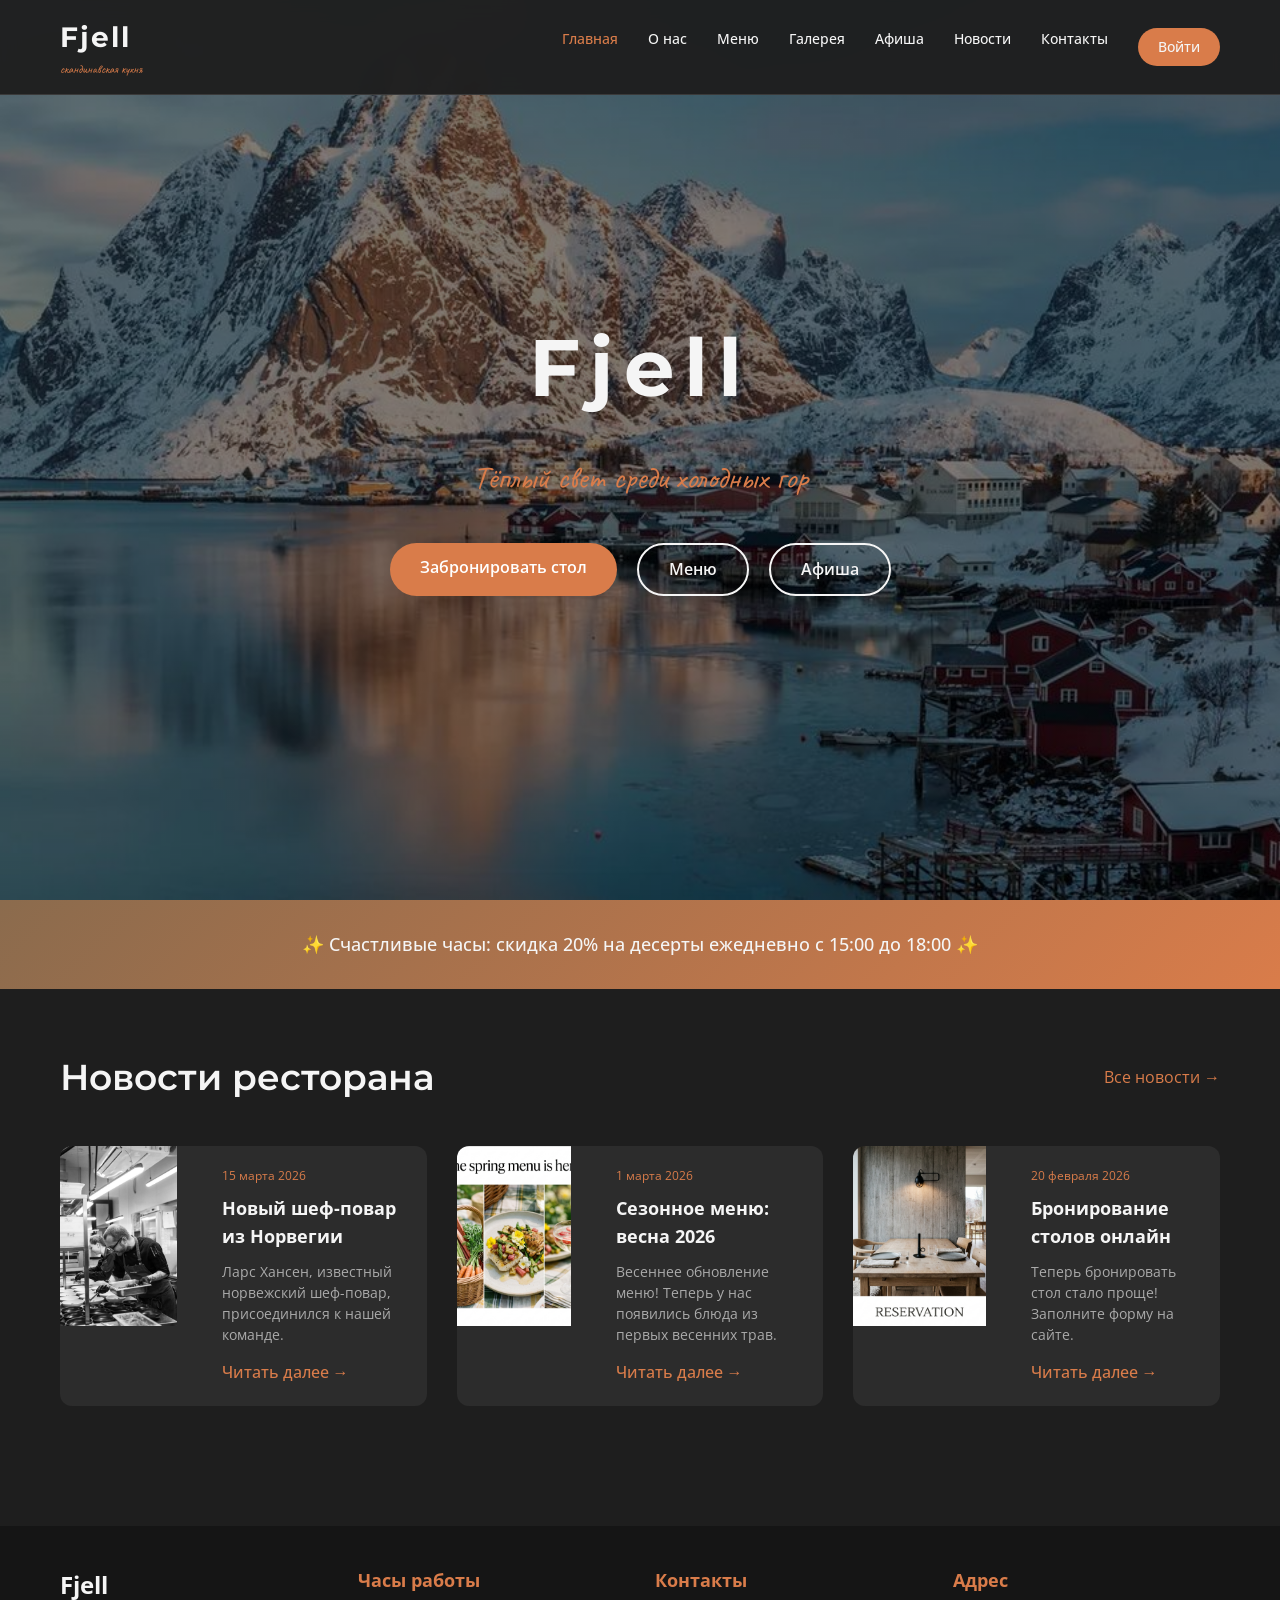
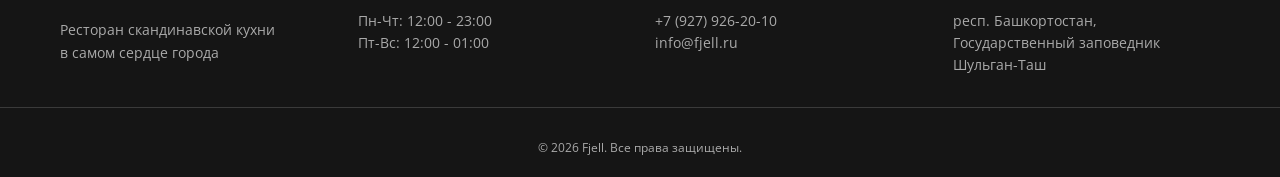
<file: index.html>
<!DOCTYPE html>
<html lang="ru">
<head>
    <meta charset="UTF-8">
    <meta name="viewport" content="width=device-width, initial-scale=1.0, user-scalable=yes">
    <title>Fjell | Ресторан скандинавской кухни</title>
    <link rel="stylesheet" href="style.css">
    <link href="https://fonts.googleapis.com/css2?family=Montserrat:wght@300;400;500;600;700&family=Open+Sans:wght@300;400;600&family=Caveat:wght@400;500;600;700&display=swap" rel="stylesheet">
</head>
<body>

<header class="header">
    <div class="container header-container">
        <div class="logo">
            <span class="logo-text">Fjell</span>
            <span class="logo-accent caveat">скандинавская кухня</span>
        </div>
        <nav class="nav desktop-nav">
            <a href="index.html" class="nav-link active">Главная</a>
            <a href="about.html" class="nav-link">О нас</a>
            <a href="menu.html" class="nav-link">Меню</a>
            <a href="gallery.html" class="nav-link">Галерея</a>
            <a href="events.html" class="nav-link">Афиша</a>
            <a href="news.html" class="nav-link">Новости</a>
            <a href="contacts.html" class="nav-link">Контакты</a>
            <a href="login.html" class="nav-link login-btn" id="loginNavBtn">Войти</a>
            <a href="profile.html" class="nav-link" id="profileNavBtn" style="display:none;">Личный кабинет</a>
        </nav>
        <div class="burger-menu">
            <div class="burger-icon" id="burgerIcon">
                <span></span>
                <span></span>
                <span></span>
            </div>
        </div>
    </div>
</header>

<div class="mobile-menu" id="mobileMenu">
    <div class="mobile-menu-header">
        <span class="logo-text">Fjell</span>
        <div class="close-menu" id="closeMenu">&times;</div>
    </div>
    <nav class="mobile-nav">
        <a href="index.html" class="mobile-nav-link">Главная</a>
        <a href="about.html" class="mobile-nav-link">О нас</a>
        <a href="menu.html" class="mobile-nav-link">Меню</a>
        <a href="gallery.html" class="mobile-nav-link">Галерея</a>
        <a href="events.html" class="mobile-nav-link">Афиша</a>
        <a href="news.html" class="mobile-nav-link">Новости</a>
        <a href="contacts.html" class="mobile-nav-link">Контакты</a>
        <a href="login.html" class="mobile-nav-link" id="mobileLoginLink">Войти</a>
        <a href="profile.html" class="mobile-nav-link" id="mobileProfileLink" style="display:none;">Личный кабинет</a>
    </nav>
</div>

<section class="hero">
    <div class="hero-overlay"></div>
    <div class="container hero-container">
        <h1 class="hero-title">Fjell</h1>
        <p class="hero-subtitle caveat">Тёплый свет среди холодных гор</p>
        <div class="hero-buttons">
            <a href="contacts.html" class="btn btn-primary">Забронировать стол</a>
            <a href="menu.html" class="btn btn-secondary">Меню</a>
            <a href="events.html" class="btn btn-secondary">Афиша</a>
        </div>
    </div>
</section>

<section class="promo">
    <div class="container">
        <div class="promo-card">
            <p class="promo-text">✨ Счастливые часы: скидка 20% на десерты ежедневно с 15:00 до 18:00 ✨</p>
        </div>
    </div>
</section>

<section class="latest-news">
    <div class="container">
        <div class="section-header">
            <h2 class="section-title">Новости ресторана</h2>
            <a href="news.html" class="section-link">Все новости →</a>
        </div>
        <div class="news-grid" id="latestNewsGrid"></div>
    </div>
</section>

<footer class="footer">
    <div class="container footer-container">
        <div class="footer-col">
            <h3 class="footer-title">Fjell</h3>
            <p class="footer-text">Ресторан скандинавской кухни<br>в самом сердце города</p>
        </div>
        <div class="footer-col">
            <h4 class="footer-subtitle">Часы работы</h4>
            <p class="footer-text">Пн-Чт: 12:00 - 23:00<br>Пт-Вс: 12:00 - 01:00</p>
        </div>
        <div class="footer-col">
            <h4 class="footer-subtitle">Контакты</h4>
            <p class="footer-text">+7 (927) 926-20-10<br>info@fjell.ru</p>
        </div>
        <div class="footer-col">
            <h4 class="footer-subtitle">Адрес</h4>
            <p class="footer-text">респ. Башкортостан, Государственный заповедник Шульган-Таш</p>
        </div>
    </div>
    <div class="footer-bottom">
        <p>© 2026 Fjell. Все права защищены.</p>
    </div>
</footer>

<script src="script.js"></script>
</body>
</html>
</file>
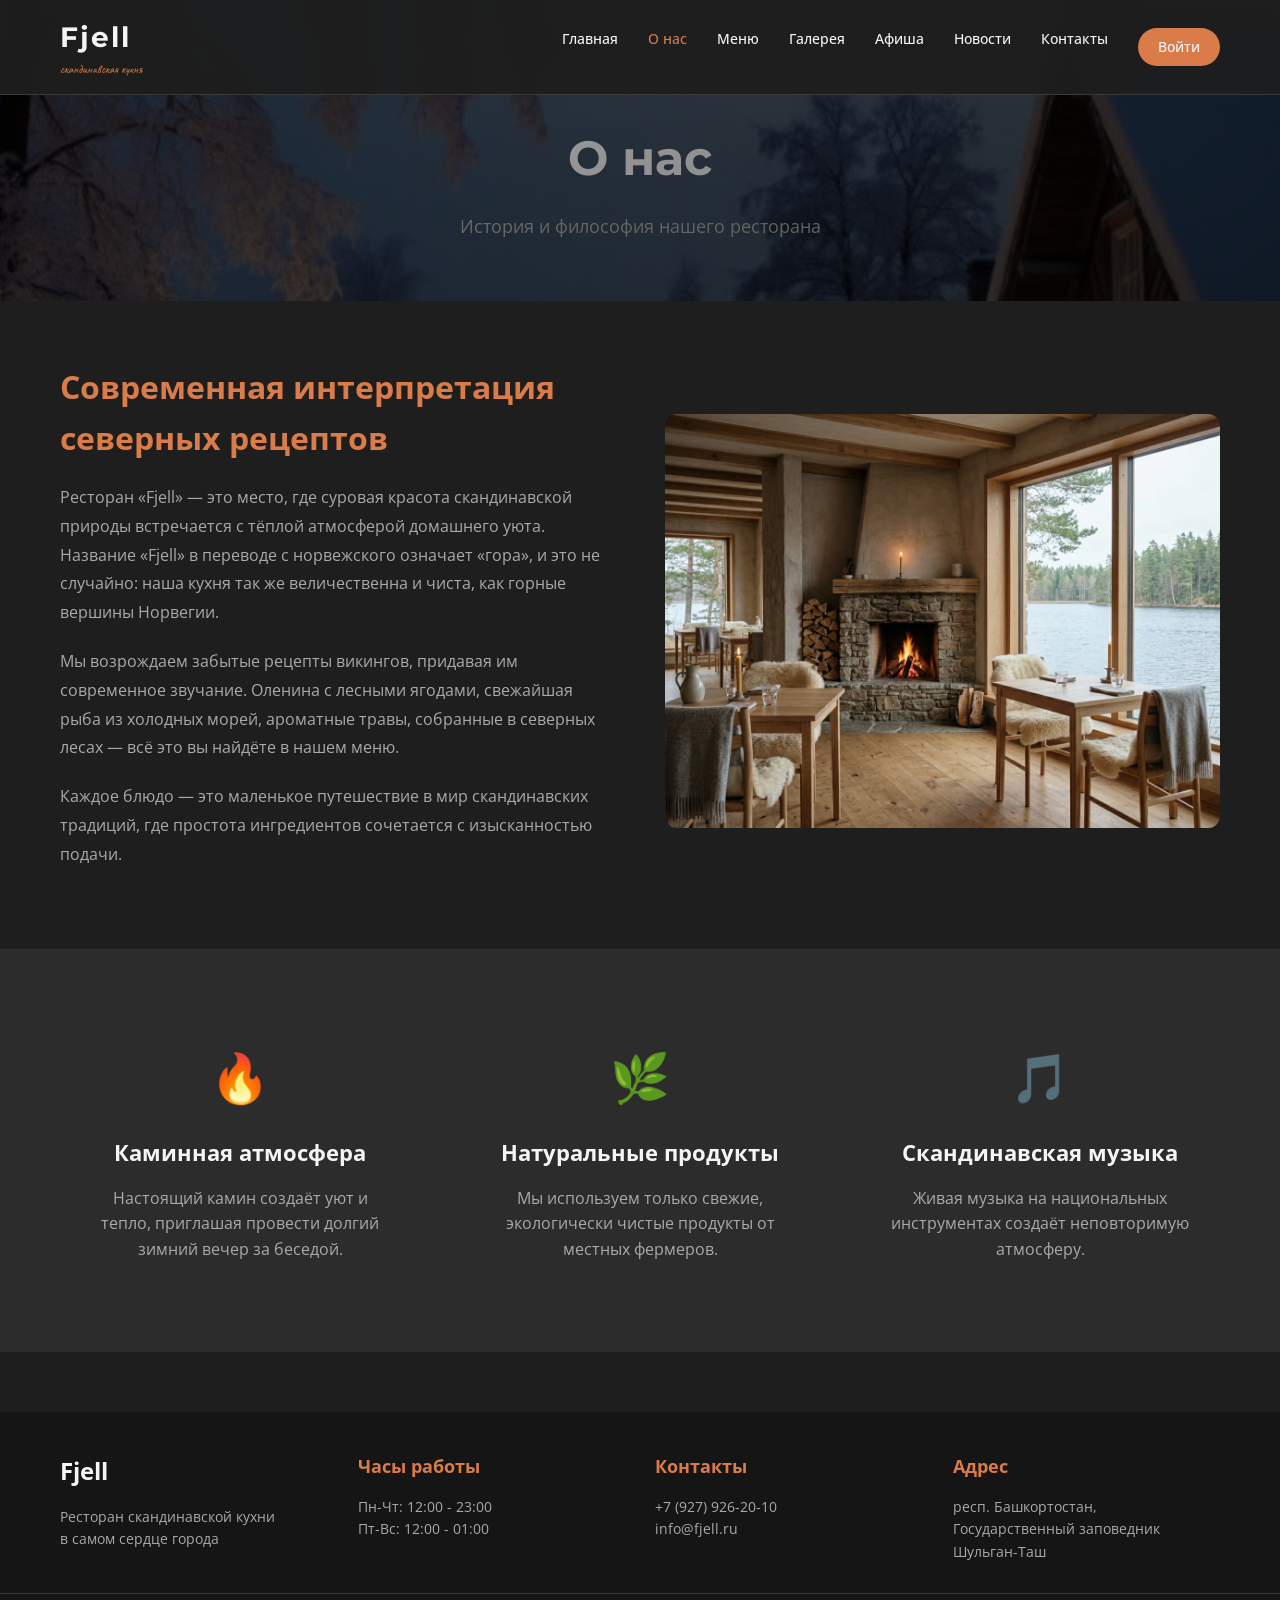
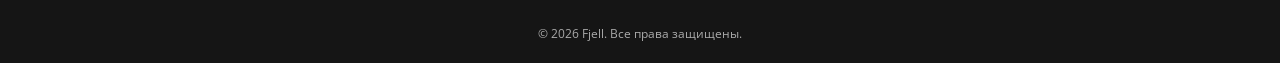
<file: about.html>
<!DOCTYPE html>
<html lang="ru">
<head>
    <meta charset="UTF-8">
    <meta name="viewport" content="width=device-width, initial-scale=1.0">
    <title>О нас | Fjell - Ресторан скандинавской кухни</title>
    <link rel="stylesheet" href="style.css">
    <link href="https://fonts.googleapis.com/css2?family=Montserrat:wght@300;400;500;600;700&family=Open+Sans:wght@300;400;600&family=Caveat:wght@400;500;600;700&display=swap" rel="stylesheet">
</head>
<body>

    <header class="header">
        <div class="container header-container">
            <div class="logo">
                <span class="logo-text">Fjell</span>
                <span class="logo-accent caveat">скандинавская кухня</span>
            </div>
            <nav class="nav desktop-nav">
                <a href="index.html" class="nav-link">Главная</a>
                <a href="about.html" class="nav-link active">О нас</a>
                <a href="menu.html" class="nav-link">Меню</a>
                <a href="gallery.html" class="nav-link">Галерея</a>
                <a href="events.html" class="nav-link">Афиша</a>
                <a href="news.html" class="nav-link">Новости</a>
                <a href="contacts.html" class="nav-link">Контакты</a>
                <a href="login.html" class="nav-link login-btn">Войти</a>
            </nav>
            <div class="burger-menu">
                <div class="burger-icon" id="burgerIcon2">
                    <span></span>
                    <span></span>
                    <span></span>
                </div>
            </div>
        </div>
    </header>

    <div class="mobile-menu" id="mobileMenu2">
        <div class="mobile-menu-header">
            <span class="logo-text">Fjell</span>
            <div class="close-menu" id="closeMenu2">&times;</div>
        </div>
        <nav class="mobile-nav">
            <a href="index.html" class="mobile-nav-link">Главная</a>
            <a href="about.html" class="mobile-nav-link">О нас</a>
            <a href="menu.html" class="mobile-nav-link">Меню</a>
            <a href="gallery.html" class="mobile-nav-link">Галерея</a>
            <a href="events.html" class="mobile-nav-link">Афиша</a>
            <a href="news.html" class="mobile-nav-link">Новости</a>
            <a href="contacts.html" class="mobile-nav-link">Контакты</a>
            <a href="login.html" class="mobile-nav-link">Войти</a>
        </nav>
    </div>

    <main>
        <section class="page-header about-header">
    <div class="page-header-overlay"></div>
    <div class="container">
        <h1 class="page-title">О нас</h1>
        <p class="page-subtitle">История и философия нашего ресторана</p>
    </div>
</section>

        <section class="about-main">
            <div class="container">
                <div class="about-grid">
                    <div class="about-content">
                        <h2 class="about-heading">Современная интерпретация северных рецептов</h2>
                        <p class="about-text">Ресторан «Fjell» — это место, где суровая красота скандинавской природы встречается с тёплой атмосферой домашнего уюта. Название «Fjell» в переводе с норвежского означает «гора», и это не случайно: наша кухня так же величественна и чиста, как горные вершины Норвегии.</p>
                        <p class="about-text">Мы возрождаем забытые рецепты викингов, придавая им современное звучание. Оленина с лесными ягодами, свежайшая рыба из холодных морей, ароматные травы, собранные в северных лесах — всё это вы найдёте в нашем меню.</p>
                        <p class="about-text">Каждое блюдо — это маленькое путешествие в мир скандинавских традиций, где простота ингредиентов сочетается с изысканностью подачи.</p>
                    </div>
                    <div class="about-image">
                        <img src="assets/images/about-interior.jpg" alt="Интерьер ресторана Fjell" class="about-img">
                    </div>
                </div>
            </div>
        </section>

        <section class="features">
            <div class="container">
                <div class="features-grid">
                    <div class="feature-card">
                        <div class="feature-icon">🔥</div>
                        <h3 class="feature-title">Каминная атмосфера</h3>
                        <p class="feature-text">Настоящий камин создаёт уют и тепло, приглашая провести долгий зимний вечер за беседой.</p>
                    </div>
                    <div class="feature-card">
                        <div class="feature-icon">🌿</div>
                        <h3 class="feature-title">Натуральные продукты</h3>
                        <p class="feature-text">Мы используем только свежие, экологически чистые продукты от местных фермеров.</p>
                    </div>
                    <div class="feature-card">
                        <div class="feature-icon">🎵</div>
                        <h3 class="feature-title">Скандинавская музыка</h3>
                        <p class="feature-text">Живая музыка на национальных инструментах создаёт неповторимую атмосферу.</p>
                    </div>
                </div>
            </div>
        </section>
    </main>

    <footer class="footer">
        <div class="container footer-container">
            <div class="footer-col">
                <h3 class="footer-title">Fjell</h3>
                <p class="footer-text">Ресторан скандинавской кухни<br>в самом сердце города</p>
            </div>
            <div class="footer-col">
                <h4 class="footer-subtitle">Часы работы</h4>
                <p class="footer-text">Пн-Чт: 12:00 - 23:00<br>Пт-Вс: 12:00 - 01:00</p>
            </div>
            <div class="footer-col">
                <h4 class="footer-subtitle">Контакты</h4>
                <p class="footer-text">+7 (927) 926-20-10<br>info@fjell.ru</p>
            </div>
            <div class="footer-col">
                <h4 class="footer-subtitle">Адрес</h4>
                <p class="footer-text">респ. Башкортостан, Государственный заповедник Шульган-Таш</p>
            </div>
        </div>
        <div class="footer-bottom">
            <p>© 2026 Fjell. Все права защищены.</p>
        </div>
    </footer>

    <script src="script.js"></script>
</body>
</html>
</file>
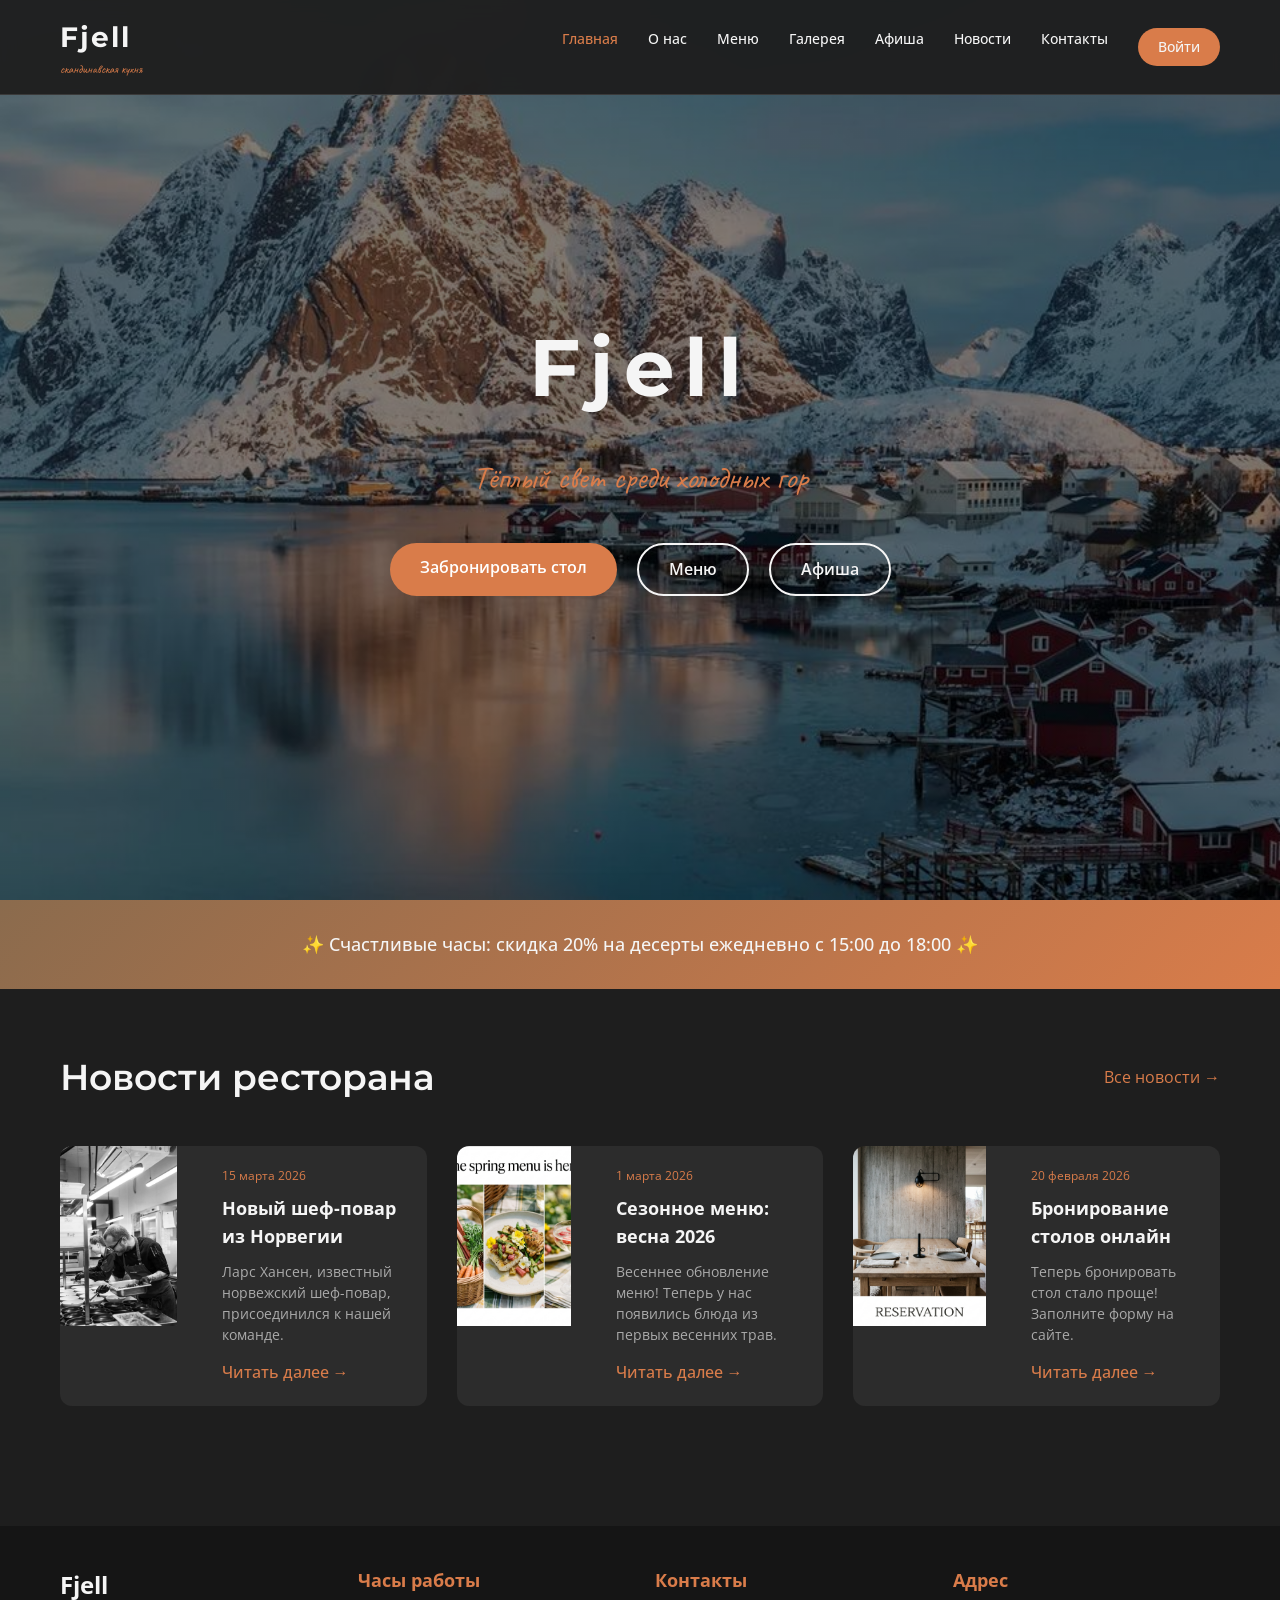
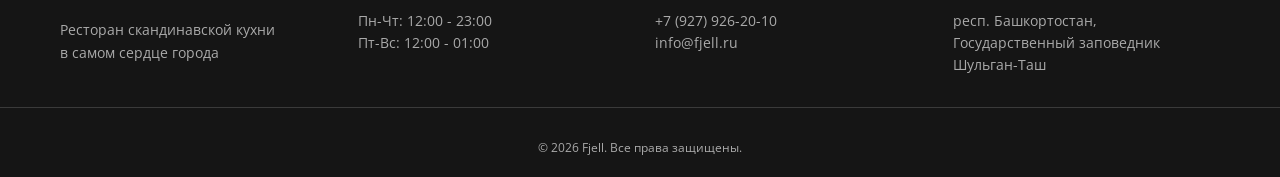
<file: admin.html>
<!DOCTYPE html>
<html lang="ru">
<head>
    <meta charset="UTF-8">
    <meta name="viewport" content="width=device-width, initial-scale=1.0">
    <title>Админ-панель | Fjell</title>
    <link rel="stylesheet" href="style.css">
    <link href="https://fonts.googleapis.com/css2?family=Montserrat:wght@300;400;500;600;700&family=Open+Sans:wght@300;400;600&display=swap" rel="stylesheet">
</head>
<body>

<header class="header">
    <div class="container header-container">
        <div class="logo">
            <span class="logo-text">Fjell Admin</span>
            <span class="logo-accent">панель управления</span>
        </div>
        <nav class="nav desktop-nav">
            <a href="index.html" class="nav-link">На сайт</a>
            <a href="#" id="adminLogout" class="nav-link login-btn">Выйти</a>
        </nav>
        <div class="burger-menu">
            <div class="burger-icon" id="burgerIcon">
                <span></span>
                <span></span>
                <span></span>
            </div>
        </div>
    </div>
</header>

<div class="mobile-menu" id="mobileMenu">
    <div class="mobile-menu-header">
        <span class="logo-text">Fjell Admin</span>
        <div class="close-menu" id="closeMenu">&times;</div>
    </div>
    <nav class="mobile-nav">
        <a href="index.html" class="mobile-nav-link">На сайт</a>
        <a href="#" class="mobile-nav-link" id="mobileAdminLogout">Выйти</a>
    </nav>
</div>

<main class="admin-page">
    <div class="container">
        <div class="admin-welcome">
            <h1>Панель управления</h1>
            <p id="adminWelcomeMsg">Добро пожаловать в административную панель</p>
        </div>

        <!-- Статистика -->
        <div class="admin-stats">
            <div class="stat-card">
                <div class="stat-icon">🍽️</div>
                <div class="stat-info">
                    <h3 id="statMenu">0</h3>
                    <p>Блюд</p>
                </div>
            </div>
            <div class="stat-card">
                <div class="stat-icon">🎵</div>
                <div class="stat-info">
                    <h3 id="statEvents">0</h3>
                    <p>Событий</p>
                </div>
            </div>
            <div class="stat-card">
                <div class="stat-icon">📰</div>
                <div class="stat-info">
                    <h3 id="statNews">0</h3>
                    <p>Новостей</p>
                </div>
            </div>
            <div class="stat-card">
                <div class="stat-icon">👥</div>
                <div class="stat-info">
                    <h3 id="statUsers">0</h3>
                    <p>Пользователей</p>
                </div>
            </div>
            <div class="stat-card">
                <div class="stat-icon">📅</div>
                <div class="stat-info">
                    <h3 id="statBookings">0</h3>
                    <p>Бронирований</p>
                </div>
            </div>
        </div>

        <!-- Вкладки -->
        <div class="admin-tabs">
            <button class="admin-tab active" data-tab="menu">📋 Меню</button>
            <button class="admin-tab" data-tab="events">🎵 События</button>
            <button class="admin-tab" data-tab="news">📰 Новости</button>
            <button class="admin-tab" data-tab="users">👥 Пользователи</button>
            <button class="admin-tab" data-tab="bookings">📅 Бронирования</button>
        </div>

        <!-- Меню -->
        <div id="tabMenu" class="admin-tab-content active">
            <div class="admin-card">
                <div class="admin-card-header">
                    <h3>Управление меню</h3>
                    <button class="btn-add" onclick="openModal('menu')">+ Добавить блюдо</button>
                </div>
                <div id="menuList" class="admin-items-list"></div>
            </div>
        </div>

        <!-- События -->
        <div id="tabEvents" class="admin-tab-content">
            <div class="admin-card">
                <div class="admin-card-header">
                    <h3>Управление событиями</h3>
                    <button class="btn-add" onclick="openModal('event')">+ Добавить событие</button>
                </div>
                <div id="eventsList" class="admin-items-list"></div>
            </div>
        </div>

        <!-- Новости -->
        <div id="tabNews" class="admin-tab-content">
            <div class="admin-card">
                <div class="admin-card-header">
                    <h3>Управление новостями</h3>
                    <button class="btn-add" onclick="openModal('news')">+ Добавить новость</button>
                </div>
                <div id="newsList" class="admin-items-list"></div>
            </div>
        </div>

        <!-- Пользователи -->
        <div id="tabUsers" class="admin-tab-content">
            <div class="admin-card">
                <h3>Список пользователей</h3>
                <div id="usersList" class="admin-items-list"></div>
            </div>
        </div>

        <!-- Бронирования -->
        <div id="tabBookings" class="admin-tab-content">
            <div class="admin-card">
                <h3>Все бронирования</h3>
                <div id="bookingsList" class="admin-items-list"></div>
            </div>
        </div>
    </div>
</main>

<!-- Модальное окно -->
<div id="adminModal" class="admin-modal">
    <div class="admin-modal-content">
        <div class="admin-modal-header">
            <h2 id="modalTitle">Добавить</h2>
            <span class="admin-modal-close" onclick="closeModal()">&times;</span>
        </div>
        <div class="admin-modal-body">
            <form id="adminForm">
                <input type="hidden" id="modalType">
                <input type="hidden" id="editId">
                <div id="modalFields"></div>
                <button type="submit" class="btn btn-primary btn-full">Сохранить</button>
            </form>
        </div>
    </div>
</div>

<footer class="footer">
    <div class="container">
        <div class="footer-bottom">
            <p>© 2026 Fjell. Административная панель</p>
        </div>
    </div>
</footer>

<script src="script.js"></script>
</body>
</html>
</file>
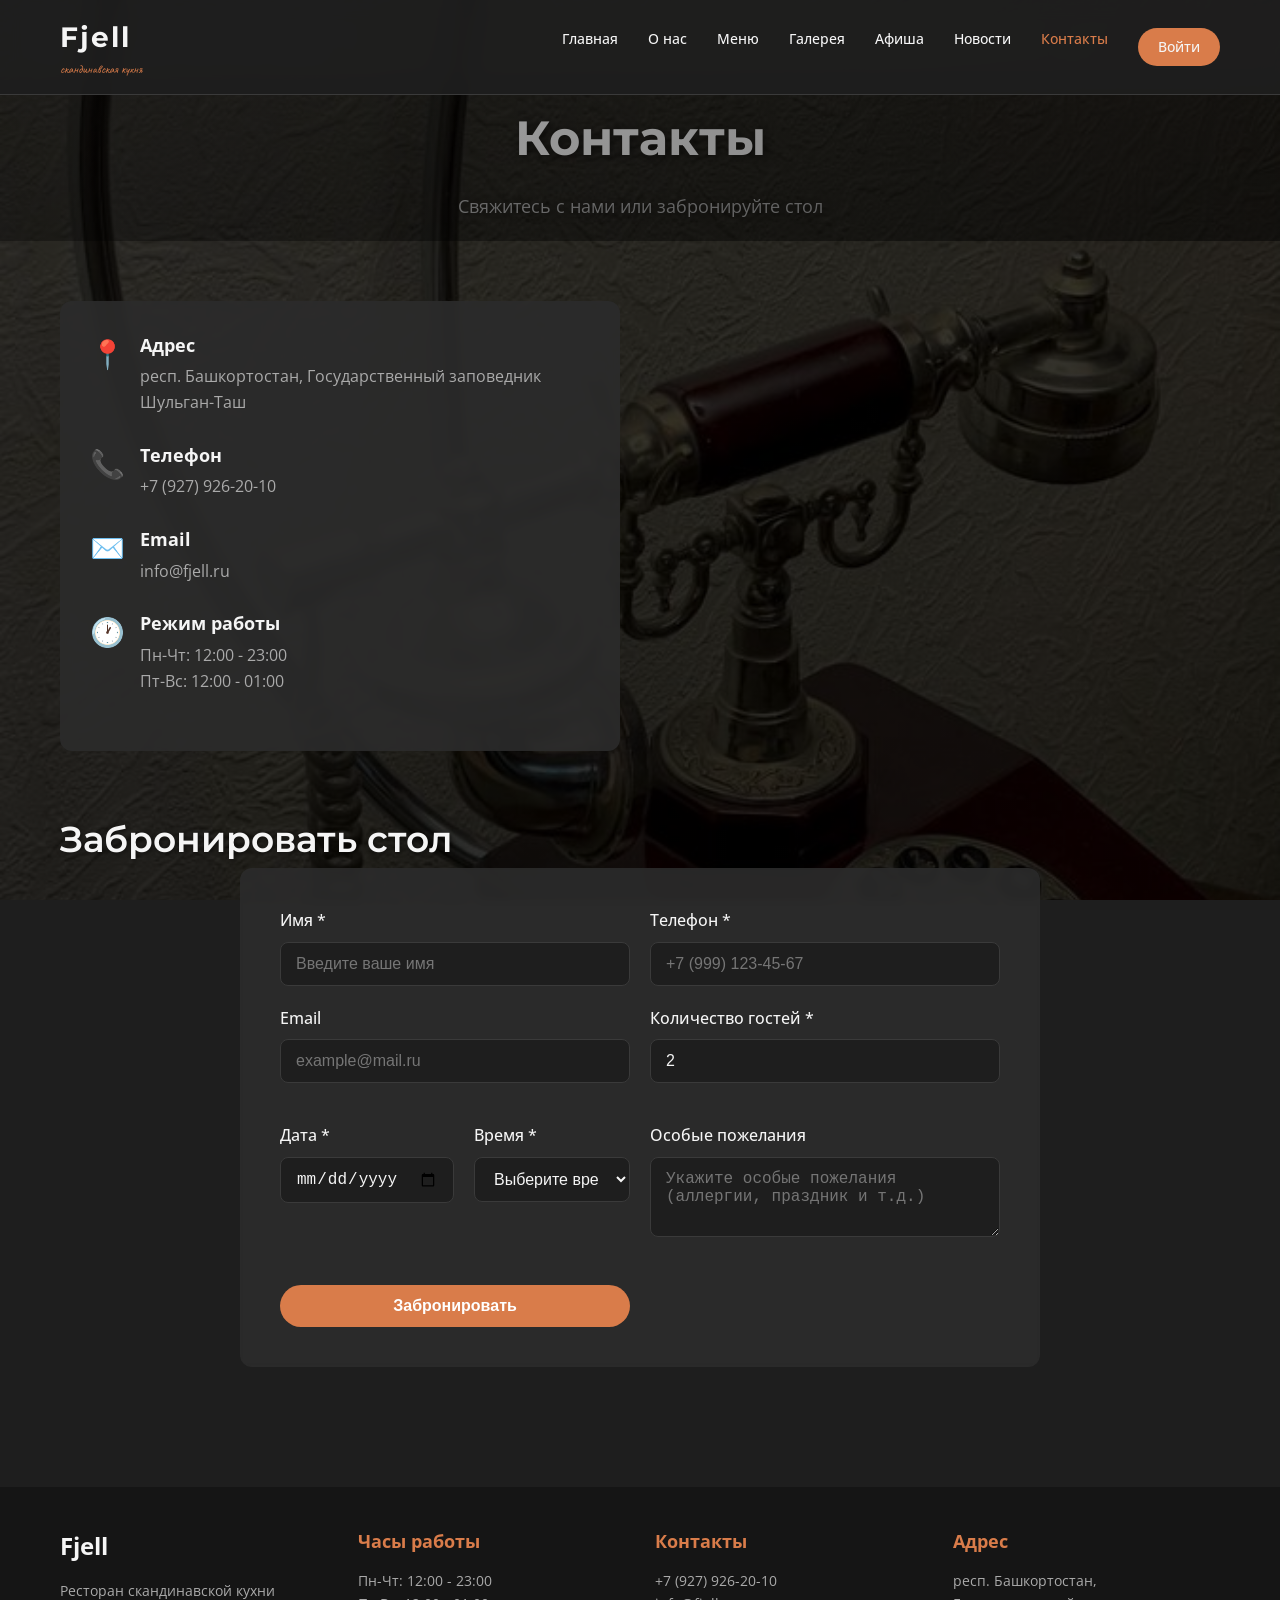
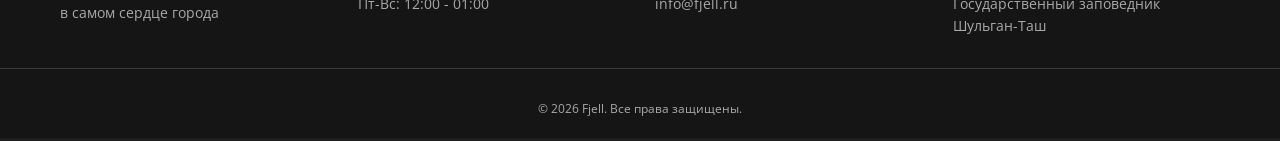
<file: contacts.html>
<!DOCTYPE html>
<html lang="ru">
<head>
    <meta charset="UTF-8">
    <meta name="viewport" content="width=device-width, initial-scale=1.0">
    <title>Контакты | Fjell - Бронирование столов</title>
    <link rel="stylesheet" href="style.css">
    <link href="https://fonts.googleapis.com/css2?family=Montserrat:wght@300;400;500;600;700&family=Open+Sans:wght@300;400;600&family=Caveat:wght@400;500;600;700&display=swap" rel="stylesheet">
</head>
<body>

    <header class="header">
        <div class="container header-container">
            <div class="logo">
                <span class="logo-text">Fjell</span>
                <span class="logo-accent caveat">скандинавская кухня</span>
            </div>
            <nav class="nav desktop-nav">
                <a href="index.html" class="nav-link">Главная</a>
                <a href="about.html" class="nav-link">О нас</a>
                <a href="menu.html" class="nav-link">Меню</a>
                <a href="gallery.html" class="nav-link">Галерея</a>
                <a href="events.html" class="nav-link">Афиша</a>
                <a href="news.html" class="nav-link">Новости</a>
                <a href="contacts.html" class="nav-link active">Контакты</a>
                <a href="login.html" class="nav-link login-btn">Войти</a>
            </nav>
            <div class="burger-menu">
                <div class="burger-icon" id="burgerIcon5">
                    <span></span>
                    <span></span>
                    <span></span>
                </div>
            </div>
        </div>
    </header>

    <div class="mobile-menu" id="mobileMenu5">
        <div class="mobile-menu-header">
            <span class="logo-text">Fjell</span>
            <div class="close-menu" id="closeMenu5">&times;</div>
        </div>
        <nav class="mobile-nav">
            <a href="index.html" class="mobile-nav-link">Главная</a>
            <a href="about.html" class="mobile-nav-link">О нас</a>
            <a href="menu.html" class="mobile-nav-link">Меню</a>
            <a href="gallery.html" class="mobile-nav-link">Галерея</a>
            <a href="events.html" class="mobile-nav-link">Афиша</a>
            <a href="news.html" class="mobile-nav-link">Новости</a>
            <a href="contacts.html" class="mobile-nav-link">Контакты</a>
            <a href="login.html" class="mobile-nav-link">Войти</a>
        </nav>
    </div>

    <main class="contacts-page">
    <section class="page-header contacts-header">
        <div class="page-header-overlay"></div>
        <div class="container">
            <h1 class="page-title">Контакты</h1>
            <p class="page-subtitle">Свяжитесь с нами или забронируйте стол</p>
        </div>
    </section>

    <section class="contact-info">
        <div class="container">
            <div class="contact-grid">
                <div class="contact-details">
                    <div class="contact-item">
                        <div class="contact-icon">📍</div>
                        <div>
                            <h3>Адрес</h3>
                            <p>респ. Башкортостан, Государственный заповедник Шульган-Таш</p>
                        </div>
                    </div>
                    <div class="contact-item">
                        <div class="contact-icon">📞</div>
                        <div>
                            <h3>Телефон</h3>
                            <p>+7 (927) 926-20-10</p>
                        </div>
                    </div>
                    <div class="contact-item">
                        <div class="contact-icon">✉️</div>
                        <div>
                            <h3>Email</h3>
                            <p>info@fjell.ru</p>
                        </div>
                    </div>
                    <div class="contact-item">
                        <div class="contact-icon">🕐</div>
                        <div>
                            <h3>Режим работы</h3>
                            <p>Пн-Чт: 12:00 - 23:00<br>Пт-Вс: 12:00 - 01:00</p>
                        </div>
                    </div>
                </div>
                <div class="contact-map">
        <div id="yandexMap" style="width: 100%; height: 450px; border-radius: 16px;"></div>
    </div>
            </div>
        </div>
    </section>

    <section class="booking-section">
        <div class="container">
            <h2 class="section-title">Забронировать стол</h2>
            <form class="booking-form" id="bookingForm">
                <div class="form-row">
                    <div class="form-group">
                        <label for="bookingName">Имя *</label>
                        <input type="text" id="bookingName" class="form-input" placeholder="Введите ваше имя" required>
                    </div>
                    <div class="form-group">
                        <label for="bookingPhone">Телефон *</label>
                        <input type="tel" id="bookingPhone" class="form-input" placeholder="+7 (999) 123-45-67" required>
                    </div>
                </div>
                <div class="form-row">
                    <div class="form-group">
                        <label for="bookingEmail">Email</label>
                        <input type="email" id="bookingEmail" class="form-input" placeholder="example@mail.ru">
                    </div>
                    <div class="form-group">
                        <label for="bookingGuests">Количество гостей *</label>
                        <input type="number" id="bookingGuests" class="form-input" min="1" max="10" value="2" required>
                </div>
                <div class="form-row">
                    <div class="form-group">
                        <label for="bookingDate">Дата *</label>
                        <input type="date" id="bookingDate" class="form-input" required>
                    </div>
                    <div class="form-group">
                        <label for="bookingTime">Время *</label>
                        <select id="bookingTime" class="form-input" required>
                            <option value="">Выберите время</option>
                            <option value="12:00">12:00</option>
                            <option value="13:00">13:00</option>
                            <option value="14:00">14:00</option>
                            <option value="15:00">15:00</option>
                            <option value="16:00">16:00</option>
                            <option value="17:00">17:00</option>
                            <option value="18:00">18:00</option>
                            <option value="19:00">19:00</option>
                            <option value="20:00">20:00</option>
                            <option value="21:00">21:00</option>
                            <option value="22:00">22:00</option>
                        </select>
                    </div>
                </div>
                <div class="form-group">
                    <label for="bookingNotes">Особые пожелания</label>
                    <textarea id="bookingNotes" class="form-input" rows="3" placeholder="Укажите особые пожелания (аллергии, праздник и т.д.)"></textarea>
                </div>
                <button type="submit" class="btn btn-primary btn-submit">Забронировать</button>
                <div id="bookingMessage" class="form-message"></div>
            </form>
        </div>
    </section>
</main>

    <footer class="footer">
        <div class="container footer-container">
            <div class="footer-col">
                <h3 class="footer-title">Fjell</h3>
                <p class="footer-text">Ресторан скандинавской кухни<br>в самом сердце города</p>
            </div>
            <div class="footer-col">
                <h4 class="footer-subtitle">Часы работы</h4>
                <p class="footer-text">Пн-Чт: 12:00 - 23:00<br>Пт-Вс: 12:00 - 01:00</p>
            </div>
            <div class="footer-col">
                <h4 class="footer-subtitle">Контакты</h4>
                <p class="footer-text">+7 (927) 926-20-10<br>info@fjell.ru</p>
            </div>
            <div class="footer-col">
                <h4 class="footer-subtitle">Адрес</h4>
                <p class="footer-text">респ. Башкортостан, Государственный заповедник Шульган-Таш</p>
            </div>
        </div>
        <div class="footer-bottom">
            <p>© 2026 Fjell. Все права защищены.</p>
        </div>
    </footer>

    <script src="script.js"></script>
    <!-- Скрипт Яндекс.Карт -->
<script src="https://api-maps.yandex.ru/2.1/?apikey=f3296ade-fc81-4af0-b5f2-26b1066ce36d&lang=ru_RU" type="text/javascript"></script>
<script>
    function initMap() {
        // Координаты заповедника Шульган-Таш
        const shulganTash = [53.0458, 57.0708];
        
        // Создаём карту
        const map = new ymaps.Map('yandexMap', {
            center: shulganTash,
            zoom: 13,
            controls: ['zoomControl', 'fullscreenControl']
        });
        
        // Добавляем метку
        const placemark = new ymaps.Placemark(shulganTash, {
            hintContent: 'Шульган-Таш',
            balloonContent: `
                <div style="font-family: Arial, sans-serif;">
                    <strong>🏔️ Государственный заповедник Шульган-Таш</strong><br>
                    <strong>Республика Башкортостан</strong><br><br>
                    📍 Известен пещерой Каповой (Шульган-Таш)<br>
                    🎨 Древние наскальные рисунки эпохи палеолита<br>
                    🐝 Бортничество — древнее пчеловодство<br><br>
                    <a href="https://yandex.ru/maps/?pt=57.0708,53.0458&z=15" target="_blank" style="color: #D97C4A;">Открыть в Яндекс.Картах →</a>
                </div>
            `
        }, {
            preset: 'islands#redIcon',
            iconColor: '#D97C4A'
        });
        
        map.geoObjects.add(placemark);
        
        // Открываем балун при загрузке
        placemark.balloon.open();
    }
    
    // Ждём загрузки API
    ymaps.ready(initMap);
</script>
</body>
</html>
</file>
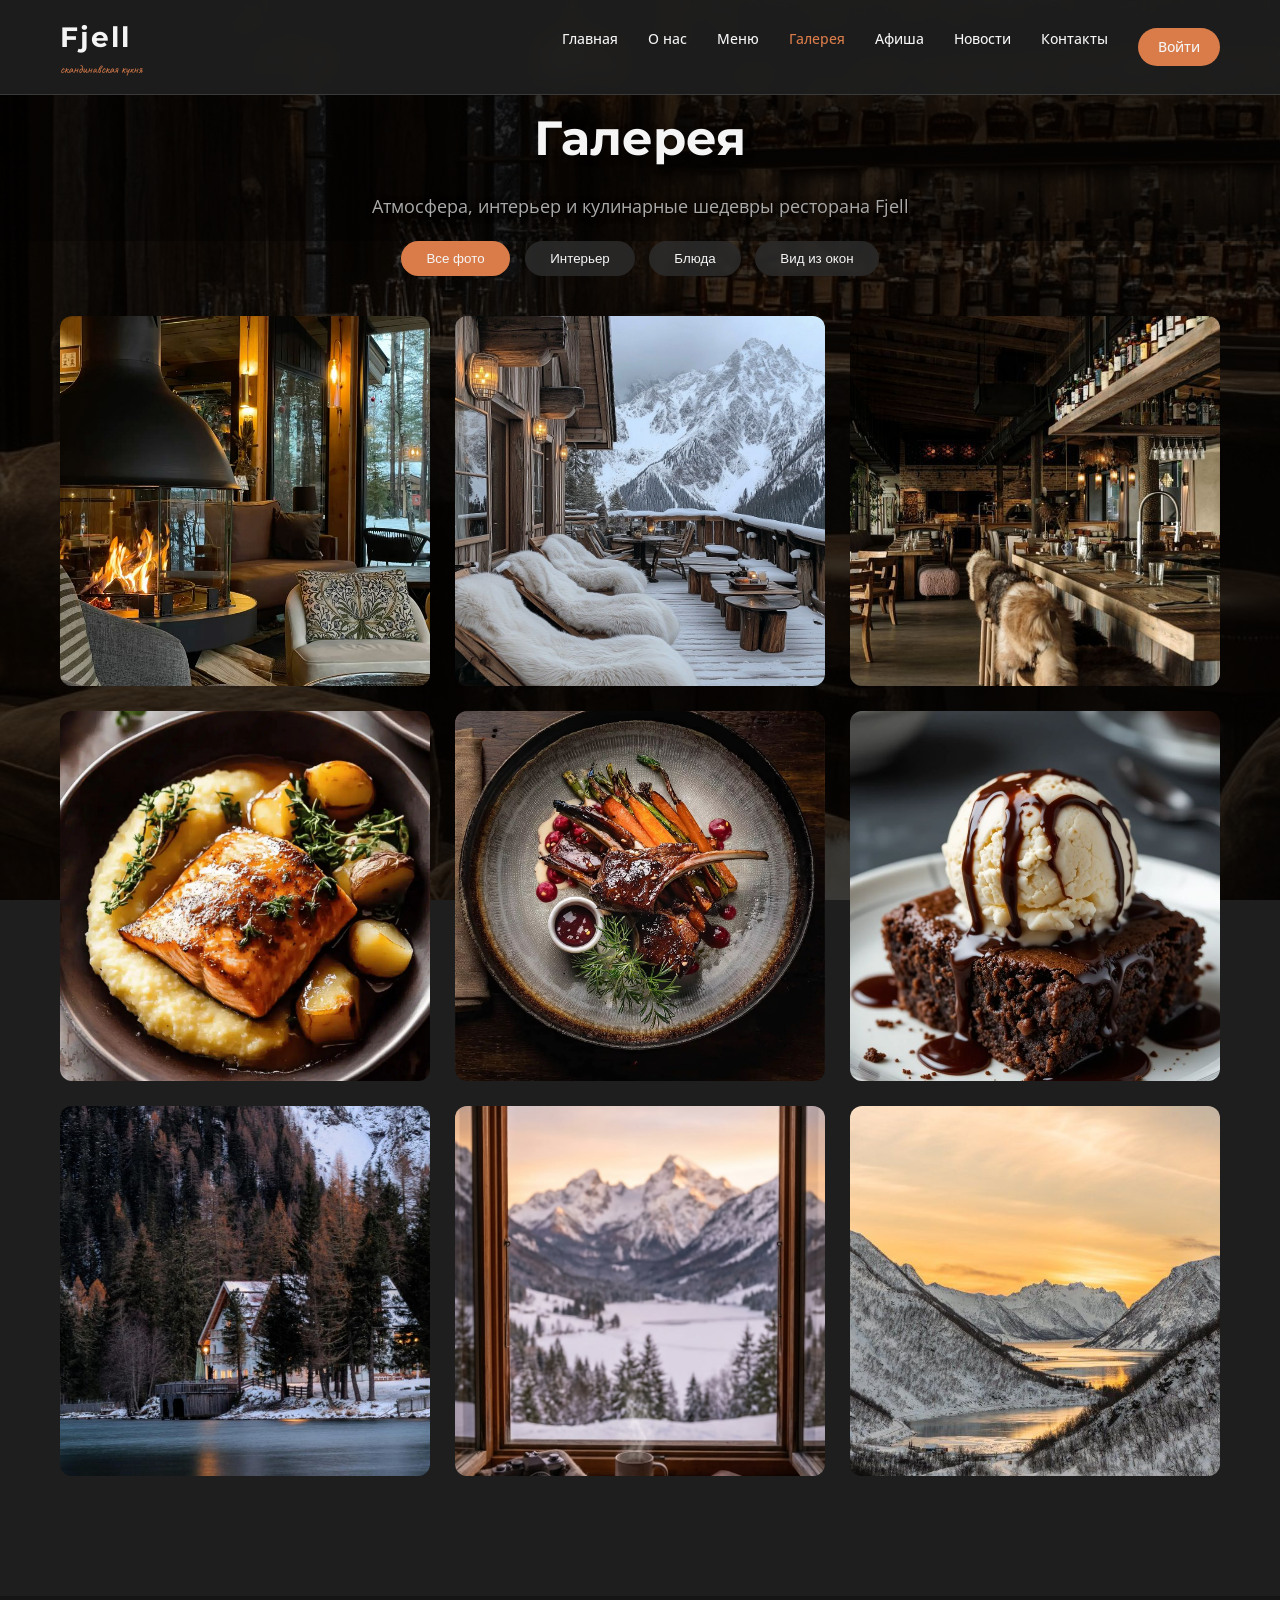
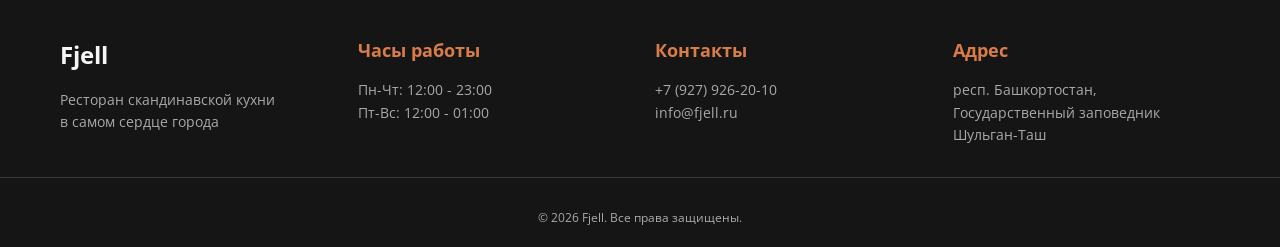
<file: gallery.html>
<!DOCTYPE html>
<html lang="ru">
<head>
    <meta charset="UTF-8">
    <meta name="viewport" content="width=device-width, initial-scale=1.0">
    <title>Галерея | Fjell - Ресторан скандинавской кухни</title>
    <link rel="stylesheet" href="style.css">
    <link href="https://fonts.googleapis.com/css2?family=Montserrat:wght@300;400;500;600;700&family=Open+Sans:wght@300;400;600&family=Caveat:wght@400;500;600;700&display=swap" rel="stylesheet">
</head>
<body>

<header class="header">
    <div class="container header-container">
        <div class="logo">
            <span class="logo-text">Fjell</span>
            <span class="logo-accent caveat">скандинавская кухня</span>
        </div>
        <nav class="nav desktop-nav">
            <a href="index.html" class="nav-link">Главная</a>
            <a href="about.html" class="nav-link">О нас</a>
            <a href="menu.html" class="nav-link">Меню</a>
            <a href="gallery.html" class="nav-link active">Галерея</a>
            <a href="events.html" class="nav-link">Афиша</a>
            <a href="news.html" class="nav-link">Новости</a>
            <a href="contacts.html" class="nav-link">Контакты</a>
            <a href="login.html" class="nav-link login-btn" id="loginNavBtn">Войти</a>
            <a href="profile.html" class="nav-link" id="profileNavBtn" style="display:none;">Личный кабинет</a>
        </nav>
        <div class="burger-menu">
            <div class="burger-icon" id="burgerIcon">
                <span></span>
                <span></span>
                <span></span>
            </div>
        </div>
    </div>
</header>

<div class="mobile-menu" id="mobileMenu">
    <div class="mobile-menu-header">
        <span class="logo-text">Fjell</span>
        <div class="close-menu" id="closeMenu">&times;</div>
    </div>
    <nav class="mobile-nav">
        <a href="index.html" class="mobile-nav-link">Главная</a>
        <a href="about.html" class="mobile-nav-link">О нас</a>
        <a href="menu.html" class="mobile-nav-link">Меню</a>
        <a href="gallery.html" class="mobile-nav-link">Галерея</a>
        <a href="events.html" class="mobile-nav-link">Афиша</a>
        <a href="news.html" class="mobile-nav-link">Новости</a>
        <a href="contacts.html" class="mobile-nav-link">Контакты</a>
        <a href="login.html" class="mobile-nav-link" id="mobileLoginLink">Войти</a>
        <a href="profile.html" class="mobile-nav-link" id="mobileProfileLink" style="display:none;">Личный кабинет</a>
    </nav>
</div>

<main class="gallery-page">
    <section class="page-header gallery-header">
        <div class="page-header-overlay"></div>
        <div class="container">
            <h1 class="page-title">Галерея</h1>
            <p class="page-subtitle">Атмосфера, интерьер и кулинарные шедевры ресторана Fjell</p>
        </div>
    </section>

    <section class="gallery-filters-section">
        <div class="container">
            <div class="gallery-filters">
                <button class="gallery-filter-btn active" data-filter="all">Все фото</button>
                <button class="gallery-filter-btn" data-filter="interior">Интерьер</button>
                <button class="gallery-filter-btn" data-filter="dishes">Блюда</button>
                <button class="gallery-filter-btn" data-filter="view">Вид из окон</button>
            </div>
        </div>
    </section>

    <section class="gallery-section">
        <div class="container">
            <div class="gallery-grid" id="galleryGrid">
                <!-- Фото загружаются через JavaScript -->
            </div>
        </div>
    </section>
</main>

<footer class="footer">
    <div class="container footer-container">
        <div class="footer-col">
            <h3 class="footer-title">Fjell</h3>
            <p class="footer-text">Ресторан скандинавской кухни<br>в самом сердце города</p>
        </div>
        <div class="footer-col">
            <h4 class="footer-subtitle">Часы работы</h4>
            <p class="footer-text">Пн-Чт: 12:00 - 23:00<br>Пт-Вс: 12:00 - 01:00</p>
        </div>
        <div class="footer-col">
            <h4 class="footer-subtitle">Контакты</h4>
            <p class="footer-text">+7 (927) 926-20-10<br>info@fjell.ru</p>
        </div>
        <div class="footer-col">
            <h4 class="footer-subtitle">Адрес</h4>
            <p class="footer-text">респ. Башкортостан, Государственный заповедник Шульган-Таш</p>
        </div>
    </div>
    <div class="footer-bottom">
        <p>© 2026 Fjell. Все права защищены.</p>
    </div>
</footer>

<script src="script.js"></script>
</body>
</html>
</file>
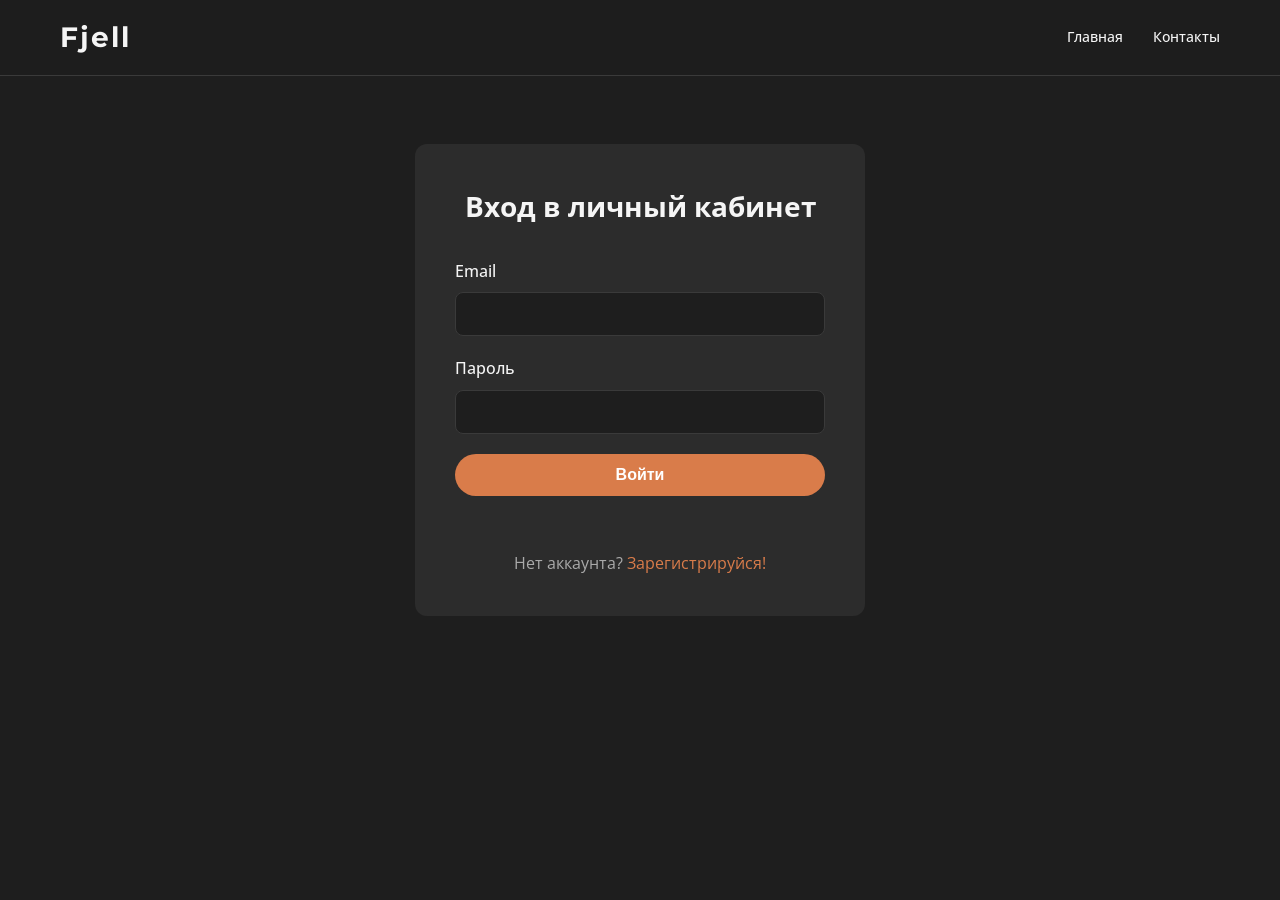
<file: login.html>
<!DOCTYPE html>
<html lang="ru">
<head>
    <meta charset="UTF-8">
    <meta name="viewport" content="width=device-width, initial-scale=1.0">
    <title>Вход | Fjell</title>
    <link rel="stylesheet" href="style.css">
    <link href="https://fonts.googleapis.com/css2?family=Montserrat:wght@300;400;500;600;700&family=Open+Sans:wght@300;400;600&display=swap" rel="stylesheet">
</head>
<body>
    <header class="header">
        <div class="container header-container">
            <div class="logo"><span class="logo-text">Fjell</span></div>
            <nav class="nav desktop-nav">
                <a href="index.html" class="nav-link">Главная</a>
                <a href="contacts.html" class="nav-link">Контакты</a>
            </nav>
        </div>
    </header>

    <main>
        <section class="auth-section">
            <div class="container">
                <div class="auth-container">
                    <div class="auth-box">
                        <h2 class="auth-title">Вход в личный кабинет</h2>
                        <form id="loginForm">
                            <div class="form-group">
                                <label>Email</label>
                                <input type="email" id="loginEmail" class="form-input" required>
                            </div>
                            <div class="form-group">
                                <label>Пароль</label>
                                <input type="password" id="loginPassword" class="form-input" required>
                            </div>
                            <button type="submit" class="btn btn-primary btn-full">Войти</button>
                            <div id="loginMessage" class="form-message"></div>
                        </form>
                        <p class="auth-footer">Нет аккаунта? <a href="register.html" class="auth-link">Зарегистрируйся!</a></p>
                    </div>
                </div>
            </div>
        </section>
    </main>

    <script src="script.js"></script>
</body>
</html>
</file>
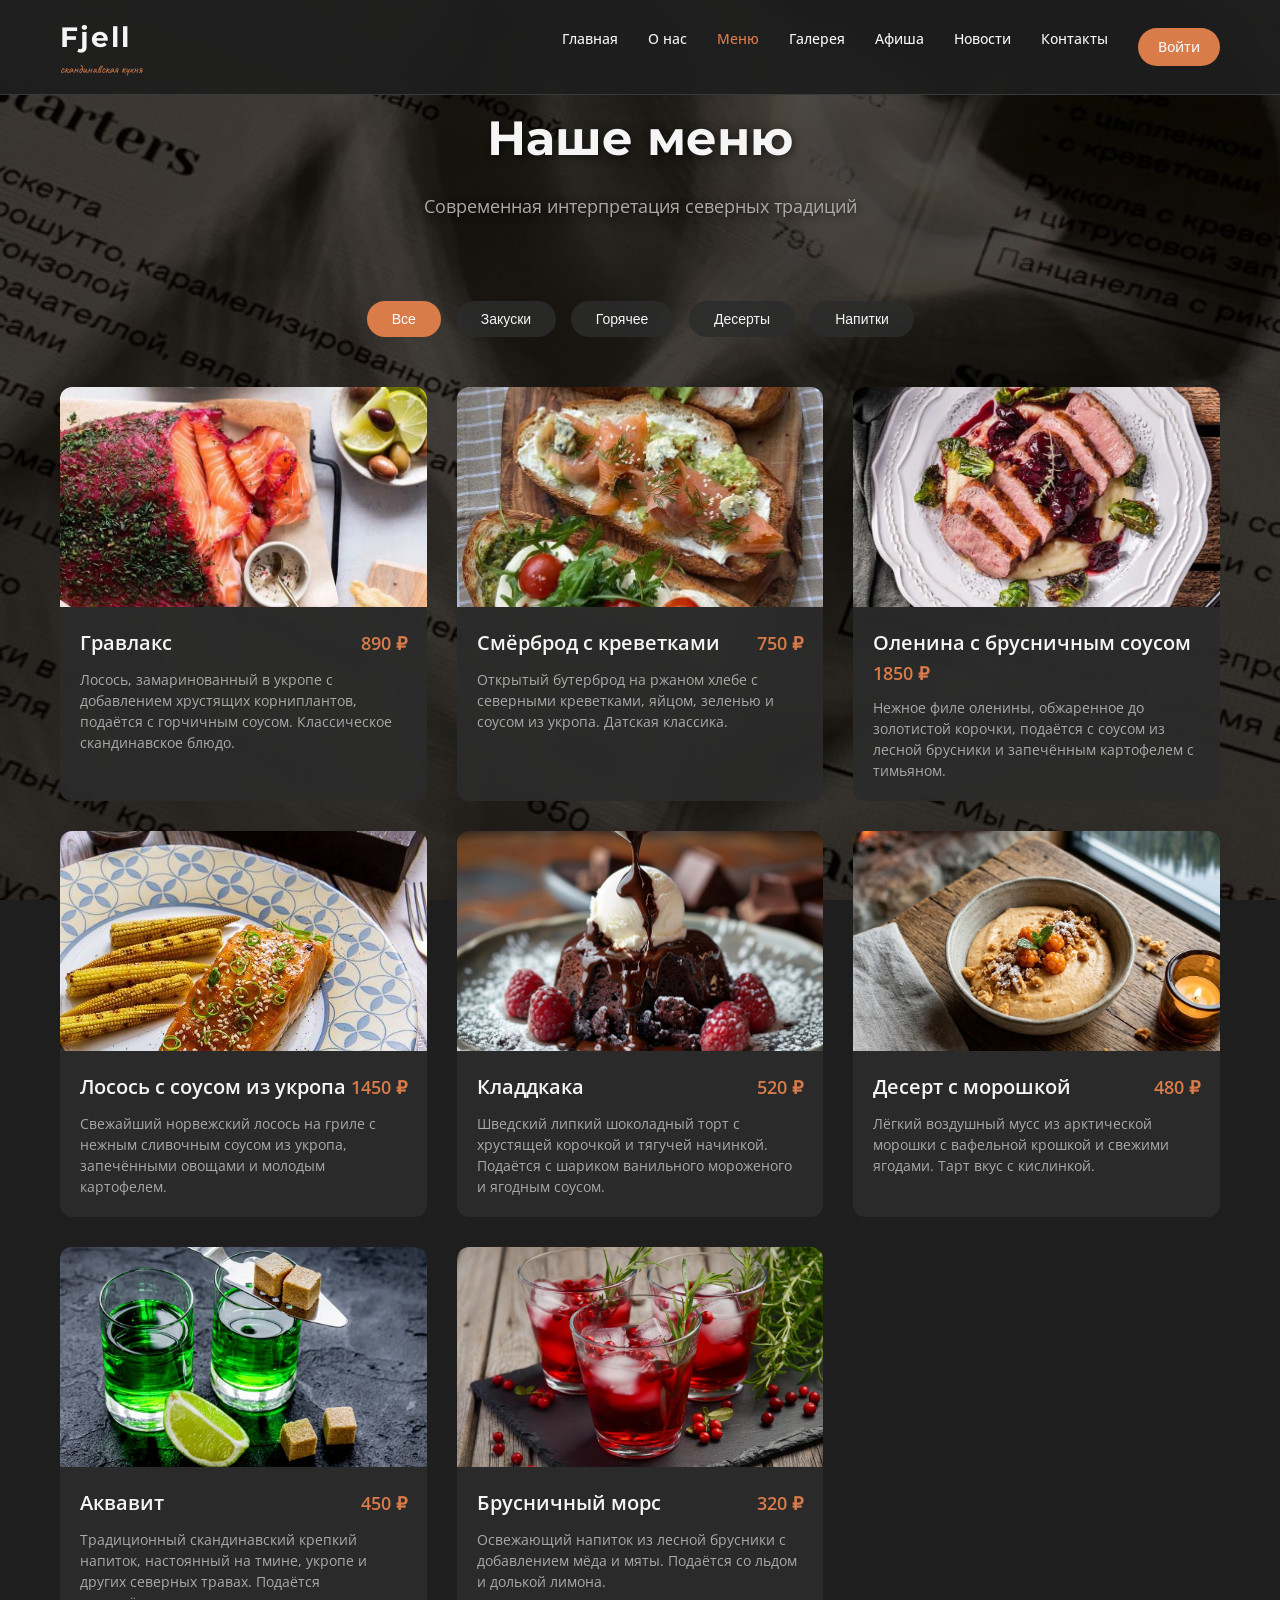
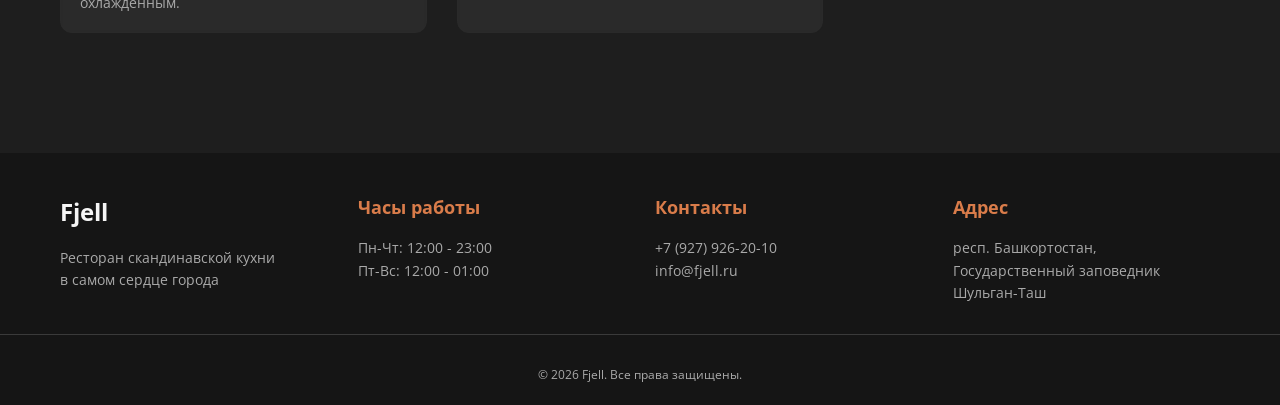
<file: menu.html>
<!DOCTYPE html>
<html lang="ru">
<head>
    <meta charset="UTF-8">
    <meta name="viewport" content="width=device-width, initial-scale=1.0">
    <title>Меню | Fjell - Ресторан скандинавской кухни</title>
    <link rel="stylesheet" href="style.css">
    <link href="https://fonts.googleapis.com/css2?family=Montserrat:wght@300;400;500;600;700&family=Open+Sans:wght@300;400;600&family=Caveat:wght@400;500;600;700&display=swap" rel="stylesheet">
</head>
<body>

<header class="header">
    <div class="container header-container">
        <div class="logo">
            <span class="logo-text">Fjell</span>
            <span class="logo-accent caveat">скандинавская кухня</span>
        </div>
        <nav class="nav desktop-nav">
            <a href="index.html" class="nav-link">Главная</a>
            <a href="about.html" class="nav-link">О нас</a>
            <a href="menu.html" class="nav-link active">Меню</a>
            <a href="gallery.html" class="nav-link">Галерея</a>
            <a href="events.html" class="nav-link">Афиша</a>
            <a href="news.html" class="nav-link">Новости</a>
            <a href="contacts.html" class="nav-link">Контакты</a>
            <a href="login.html" class="nav-link login-btn" id="loginNavBtn">Войти</a>
            <a href="profile.html" class="nav-link" id="profileNavBtn" style="display:none;">Личный кабинет</a>
        </nav>
        <div class="burger-menu">
            <div class="burger-icon" id="burgerIcon">
                <span></span>
                <span></span>
                <span></span>
            </div>
        </div>
    </div>
</header>

<div class="mobile-menu" id="mobileMenu">
    <div class="mobile-menu-header">
        <span class="logo-text">Fjell</span>
        <div class="close-menu" id="closeMenu">&times;</div>
    </div>
    <nav class="mobile-nav">
        <a href="index.html" class="mobile-nav-link">Главная</a>
        <a href="about.html" class="mobile-nav-link">О нас</a>
        <a href="menu.html" class="mobile-nav-link">Меню</a>
        <a href="gallery.html" class="mobile-nav-link">Галерея</a>
        <a href="events.html" class="mobile-nav-link">Афиша</a>
        <a href="news.html" class="mobile-nav-link">Новости</a>
        <a href="contacts.html" class="mobile-nav-link">Контакты</a>
        <a href="login.html" class="mobile-nav-link" id="mobileLoginLink">Войти</a>
        <a href="profile.html" class="mobile-nav-link" id="mobileProfileLink" style="display:none;">Личный кабинет</a>
    </nav>
</div>

<main class="page-with-bg">
    <section class="page-header">
        <div class="container">
            <h1 class="page-title">Наше меню</h1>
            <p class="page-subtitle">Современная интерпретация северных традиций</p>
        </div>
    </section>

    <section class="menu-section">
        <div class="container">
            <!-- Фильтр категорий -->
            <div class="menu-filters">
                <button class="filter-btn active" data-category="all">Все</button>
                <button class="filter-btn" data-category="starters">Закуски</button>
                <button class="filter-btn" data-category="main">Горячее</button>
                <button class="filter-btn" data-category="desserts">Десерты</button>
                <button class="filter-btn" data-category="drinks">Напитки</button>
            </div>

            <!-- Сетка меню -->
            <div class="menu-grid" id="menuGrid">
                
                <!-- ===== ЗАКУСКИ ===== -->
                <div class="menu-item" data-category="starters">
                    <div class="menu-item-image">
                        <img src="assets/images/gravlax.jpg" alt="Гравлакс">
                    </div>
                    <div class="menu-item-info">
                        <div class="menu-item-header">
                            <h3 class="menu-item-title">Гравлакс</h3>
                            <span class="menu-item-price">890 ₽</span>
                        </div>
                        <p class="menu-item-description">Лосось, замаринованный в укропе с добавлением хрустящих корниплантов, подаётся с горчичным соусом. Классическое скандинавское блюдо.</p>
                    </div>
                </div>

                <div class="menu-item" data-category="starters">
                    <div class="menu-item-image">
                        <img src="assets/images/smorbrod.jpg" alt="Смёрброд">
                    </div>
                    <div class="menu-item-info">
                        <div class="menu-item-header">
                            <h3 class="menu-item-title">Смёрброд с креветками</h3>
                            <span class="menu-item-price">750 ₽</span>
                        </div>
                        <p class="menu-item-description">Открытый бутерброд на ржаном хлебе с северными креветками, яйцом, зеленью и соусом из укропа. Датская классика.</p>
                    </div>
                </div>

                <!-- ===== ГОРЯЧЕЕ ===== -->
                <div class="menu-item" data-category="main">
                    <div class="menu-item-image">
                        <img src="assets/images/venison.jpg" alt="Оленина">
                    </div>
                    <div class="menu-item-info">
                        <div class="menu-item-header">
                            <h3 class="menu-item-title">Оленина с брусничным соусом</h3>
                            <span class="menu-item-price">1850 ₽</span>
                        </div>
                        <p class="menu-item-description">Нежное филе оленины, обжаренное до золотистой корочки, подаётся с соусом из лесной брусники и запечённым картофелем с тимьяном.</p>
                    </div>
                </div>

                <div class="menu-item" data-category="main">
                    <div class="menu-item-image">
                        <img src="assets/images/salmon.jpg" alt="Лосось">
                    </div>
                    <div class="menu-item-info">
                        <div class="menu-item-header">
                            <h3 class="menu-item-title">Лосось с соусом из укропа</h3>
                            <span class="menu-item-price">1450 ₽</span>
                        </div>
                        <p class="menu-item-description">Свежайший норвежский лосось на гриле с нежным сливочным соусом из укропа, запечёнными овощами и молодым картофелем.</p>
                    </div>
                </div>

                <!-- ===== ДЕСЕРТЫ ===== -->
                <div class="menu-item" data-category="desserts">
                    <div class="menu-item-image">
                        <img src="assets/images/kladdkaka.jpg" alt="Кладдкака">
                    </div>
                    <div class="menu-item-info">
                        <div class="menu-item-header">
                            <h3 class="menu-item-title">Кладдкака</h3>
                            <span class="menu-item-price">520 ₽</span>
                        </div>
                        <p class="menu-item-description">Шведский липкий шоколадный торт с хрустящей корочкой и тягучей начинкой. Подаётся с шариком ванильного мороженого и ягодным соусом.</p>
                    </div>
                </div>

                <div class="menu-item" data-category="desserts">
                    <div class="menu-item-image">
                        <img src="assets/images/cloudberry.jpg" alt="Морошка">
                    </div>
                    <div class="menu-item-info">
                        <div class="menu-item-header">
                            <h3 class="menu-item-title">Десерт с морошкой</h3>
                            <span class="menu-item-price">480 ₽</span>
                        </div>
                        <p class="menu-item-description">Лёгкий воздушный мусс из арктической морошки с вафельной крошкой и свежими ягодами. Тарт вкус с кислинкой.</p>
                    </div>
                </div>

                <!-- ===== НАПИТКИ ===== -->
                <div class="menu-item" data-category="drinks">
                    <div class="menu-item-image">
                        <img src="assets/images/aquavit.jpg" alt="Аквавит">
                    </div>
                    <div class="menu-item-info">
                        <div class="menu-item-header">
                            <h3 class="menu-item-title">Аквавит</h3>
                            <span class="menu-item-price">450 ₽</span>
                        </div>
                        <p class="menu-item-description">Традиционный скандинавский крепкий напиток, настоянный на тмине, укропе и других северных травах. Подаётся охлаждённым.</p>
                    </div>
                </div>

                <div class="menu-item" data-category="drinks">
                    <div class="menu-item-image">
                        <img src="assets/images/lingonberry-drink.jpg" alt="Брусничный морс">
                    </div>
                    <div class="menu-item-info">
                        <div class="menu-item-header">
                            <h3 class="menu-item-title">Брусничный морс</h3>
                            <span class="menu-item-price">320 ₽</span>
                        </div>
                        <p class="menu-item-description">Освежающий напиток из лесной брусники с добавлением мёда и мяты. Подаётся со льдом и долькой лимона.</p>
                    </div>
                </div>

            </div>
        </div>
    </section>
</main>

<footer class="footer">
    <div class="container footer-container">
        <div class="footer-col">
            <h3 class="footer-title">Fjell</h3>
            <p class="footer-text">Ресторан скандинавской кухни<br>в самом сердце города</p>
        </div>
        <div class="footer-col">
            <h4 class="footer-subtitle">Часы работы</h4>
            <p class="footer-text">Пн-Чт: 12:00 - 23:00<br>Пт-Вс: 12:00 - 01:00</p>
        </div>
        <div class="footer-col">
            <h4 class="footer-subtitle">Контакты</h4>
            <p class="footer-text">+7 (927) 926-20-10<br>info@fjell.ru</p>
        </div>
        <div class="footer-col">
            <h4 class="footer-subtitle">Адрес</h4>
            <p class="footer-text">респ. Башкортостан, Государственный заповедник Шульган-Таш</p>
        </div>
    </div>
    <div class="footer-bottom">
        <p>© 2026 Fjell. Все права защищены.</p>
    </div>
</footer>

<script src="script.js"></script>
</body>
</html>
</file>
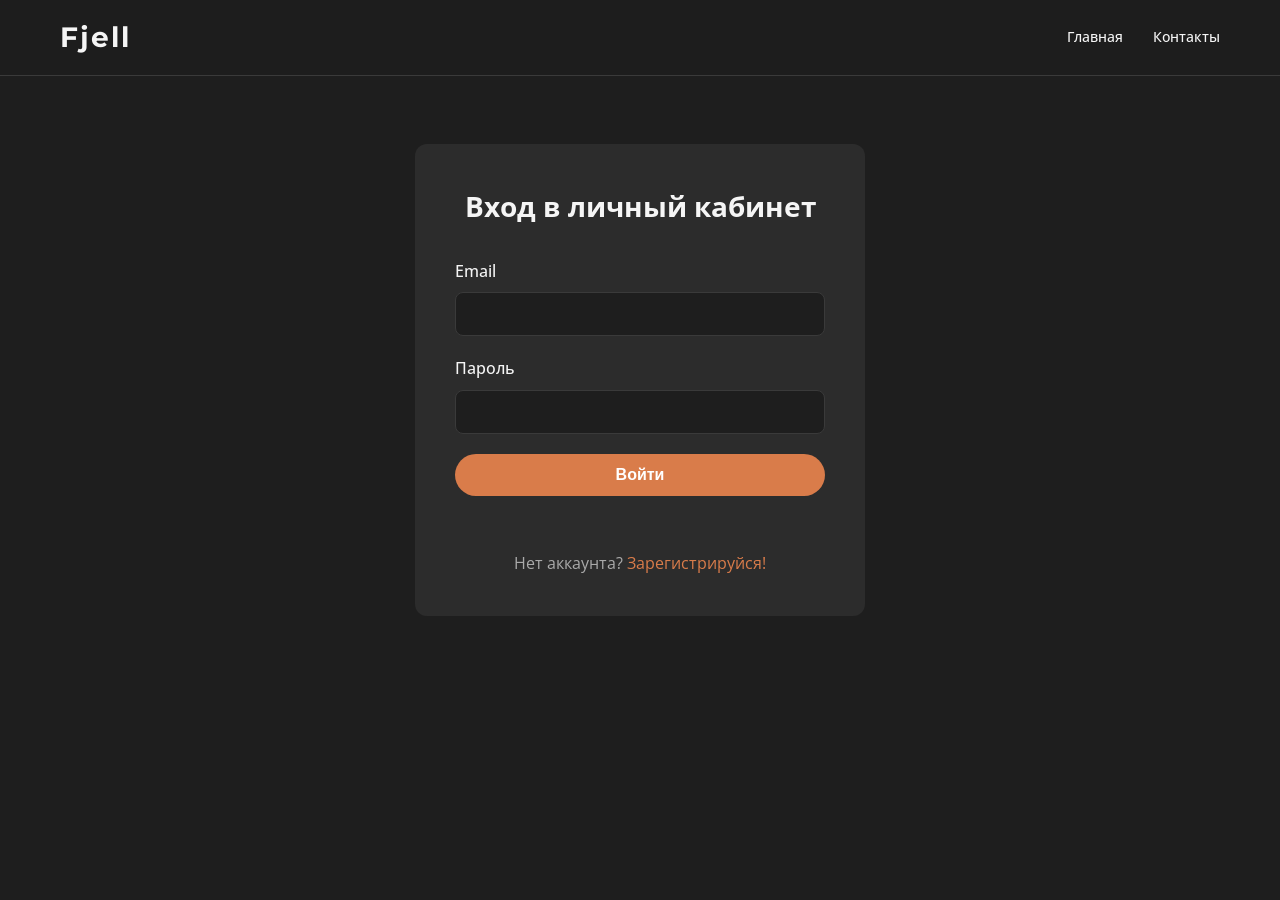
<file: profile.html>
<!DOCTYPE html>
<html lang="ru">
<head>
    <meta charset="UTF-8">
    <meta name="viewport" content="width=device-width, initial-scale=1.0">
    <title>Личный кабинет | Fjell</title>
    <link rel="stylesheet" href="style.css">
    <link href="https://fonts.googleapis.com/css2?family=Montserrat:wght@300;400;500;600;700&family=Open+Sans:wght@300;400;600&family=Caveat:wght@400;500;600;700&display=swap" rel="stylesheet">
</head>
<body>

    <header class="header">
        <div class="container header-container">
            <div class="logo">
                <span class="logo-text">Fjell</span>
                <span class="logo-accent caveat">скандинавская кухня</span>
            </div>
            <nav class="nav desktop-nav">
                <a href="index.html" class="nav-link">Главная</a>
                <a href="about.html" class="nav-link">О нас</a>
                <a href="menu.html" class="nav-link">Меню</a>
                <a href="gallery.html" class="nav-link">Галерея</a>
                <a href="events.html" class="nav-link">Афиша</a>
                <a href="news.html" class="nav-link">Новости</a>
                <a href="contacts.html" class="nav-link">Контакты</a>
                <a href="#" class="nav-link" id="logoutBtn">Выйти</a>
            </nav>
            <div class="burger-menu">
                <div class="burger-icon" id="burgerIcon8">
                    <span></span>
                    <span></span>
                    <span></span>
                </div>
            </div>
        </div>
    </header>

    <div class="mobile-menu" id="mobileMenu8">
        <div class="mobile-menu-header">
            <span class="logo-text">Fjell</span>
            <div class="close-menu" id="closeMenu8">&times;</div>
        </div>
        <nav class="mobile-nav">
            <a href="index.html" class="mobile-nav-link">Главная</a>
            <a href="about.html" class="mobile-nav-link">О нас</a>
            <a href="menu.html" class="mobile-nav-link">Меню</a>
            <a href="gallery.html" class="mobile-nav-link">Галерея</a>
            <a href="events.html" class="mobile-nav-link">Афиша</a>
            <a href="news.html" class="mobile-nav-link">Новости</a>
            <a href="contacts.html" class="mobile-nav-link">Контакты</a>
            <a href="#" class="mobile-nav-link" id="logoutBtnMobile">Выйти</a>
        </nav>
    </div>

    <main>
        <section class="page-header">
            <div class="container">
                <h1 class="page-title">Личный кабинет</h1>
                <p class="page-subtitle">Управляйте своими данными и бронированиями</p>
            </div>
        </section>

        <section class="profile-section">
            <div class="container">
                <div class="profile-tabs">
                    <button class="profile-tab active" data-tab="profile">Профиль</button>
                    <button class="profile-tab" data-tab="bookings">Мои бронирования</button>
                    <button class="profile-tab" data-tab="favorites">Избранные события</button>
                </div>

                <!-- Вкладка Профиль -->
                <div class="profile-content active" id="profileTab">
                    <div class="profile-card">
                        <h3>Редактировать профиль</h3>
                        <form id="profileForm">
                            <div class="form-group">
                                <label for="profileName">Имя</label>
                                <input type="text" id="profileName" class="form-input">
                            </div>
                            <div class="form-group">
                                <label for="profileEmail">Email</label>
                                <input type="email" id="profileEmail" class="form-input" readonly>
                            </div>
                            <div class="form-group">
                                <label for="profilePhone">Телефон</label>
                                <input type="tel" id="profilePhone" class="form-input" placeholder="+7 (999) 123-45-67">
                            </div>
                            <button type="submit" class="btn btn-primary">Сохранить изменения</button>
                            <div id="profileMessage" class="form-message"></div>
                        </form>
                    </div>
                </div>

                <!-- Вкладка Бронирования -->
                <div class="profile-content" id="bookingsTab">
                    <div class="bookings-list" id="bookingsList">
                        <p>Загрузка...</p>
                    </div>
                </div>

                <!-- Вкладка Избранное -->
<div class="profile-content" id="favoritesTab">
    <div class="profile-card">
        <h3>Избранные события</h3>
        <div id="favoritesList" class="favorites-list">
            <!-- Сюда загружаются избранные события -->
        </div>
    </div>
</div>
        </section>
    </main>

    <footer class="footer">
        <div class="container footer-container">
            <div class="footer-col">
                <h3 class="footer-title">Fjell</h3>
                <p class="footer-text">Ресторан скандинавской кухни<br>в самом сердце города</p>
            </div>
            <div class="footer-col">
                <h4 class="footer-subtitle">Часы работы</h4>
                <p class="footer-text">Пн-Чт: 12:00 - 23:00<br>Пт-Вс: 12:00 - 01:00</p>
            </div>
            <div class="footer-col">
                <h4 class="footer-subtitle">Контакты</h4>
                <p class="footer-text">+7 (927) 926-20-10<br>info@fjell.ru</p>
            </div>
            <div class="footer-col">
                <h4 class="footer-subtitle">Адрес</h4>
                <p class="footer-text">респ. Башкортостан, Государственный заповедник Шульган-Таш</p>
            </div>
        </div>
        <div class="footer-bottom">
            <p>© 2026 Fjell. Все права защищены.</p>
        </div>
    </footer>

    <script src="script.js"></script>
</body>
</html>
</file>
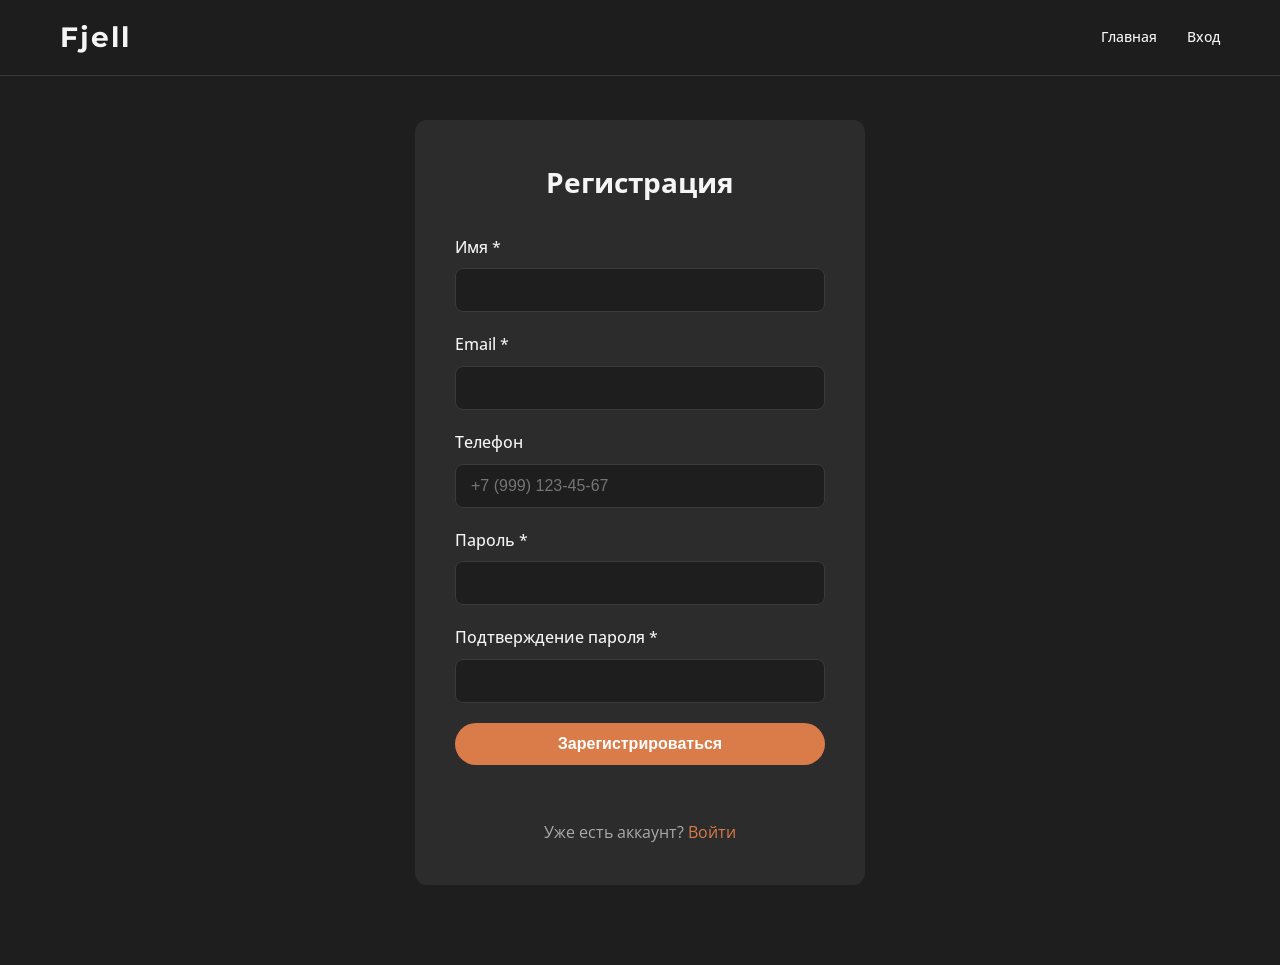
<file: register.html>
<!DOCTYPE html>
<html lang="ru">
<head>
    <meta charset="UTF-8">
    <meta name="viewport" content="width=device-width, initial-scale=1.0">
    <title>Регистрация | Fjell</title>
    <link rel="stylesheet" href="style.css">
    <link href="https://fonts.googleapis.com/css2?family=Montserrat:wght@300;400;500;600;700&family=Open+Sans:wght@300;400;600&display=swap" rel="stylesheet">
</head>
<body>
    <header class="header">
        <div class="container header-container">
            <div class="logo"><span class="logo-text">Fjell</span></div>
            <nav class="nav desktop-nav">
                <a href="index.html" class="nav-link">Главная</a>
                <a href="login.html" class="nav-link">Вход</a>
            </nav>
        </div>
    </header>

    <main>
        <section class="auth-section">
            <div class="container">
                <div class="auth-container">
                    <div class="auth-box">
                        <h2 class="auth-title">Регистрация</h2>
                        <form id="registerForm">
                            <div class="form-group">
                                <label>Имя *</label>
                                <input type="text" id="regName" class="form-input" required>
                            </div>
                            <div class="form-group">
                                <label>Email *</label>
                                <input type="email" id="regEmail" class="form-input" required>
                            </div>
                            <div class="form-group">
                                <label>Телефон</label>
                                <input type="tel" id="regPhone" class="form-input" placeholder="+7 (999) 123-45-67">
                            </div>
                            <div class="form-group">
                                <label>Пароль *</label>
                                <input type="password" id="regPassword" class="form-input" required>
                            </div>
                            <div class="form-group">
                                <label>Подтверждение пароля *</label>
                                <input type="password" id="regConfirmPassword" class="form-input" required>
                            </div>
                            <button type="submit" class="btn btn-primary btn-full">Зарегистрироваться</button>
                            <div id="registerMessage" class="form-message"></div>
                        </form>
                        <p class="auth-footer">Уже есть аккаунт? <a href="login.html" class="auth-link">Войти</a></p>
                    </div>
                </div>
            </div>
        </section>
    </main>

    <script src="script.js"></script>
</body>
</html>
</file>
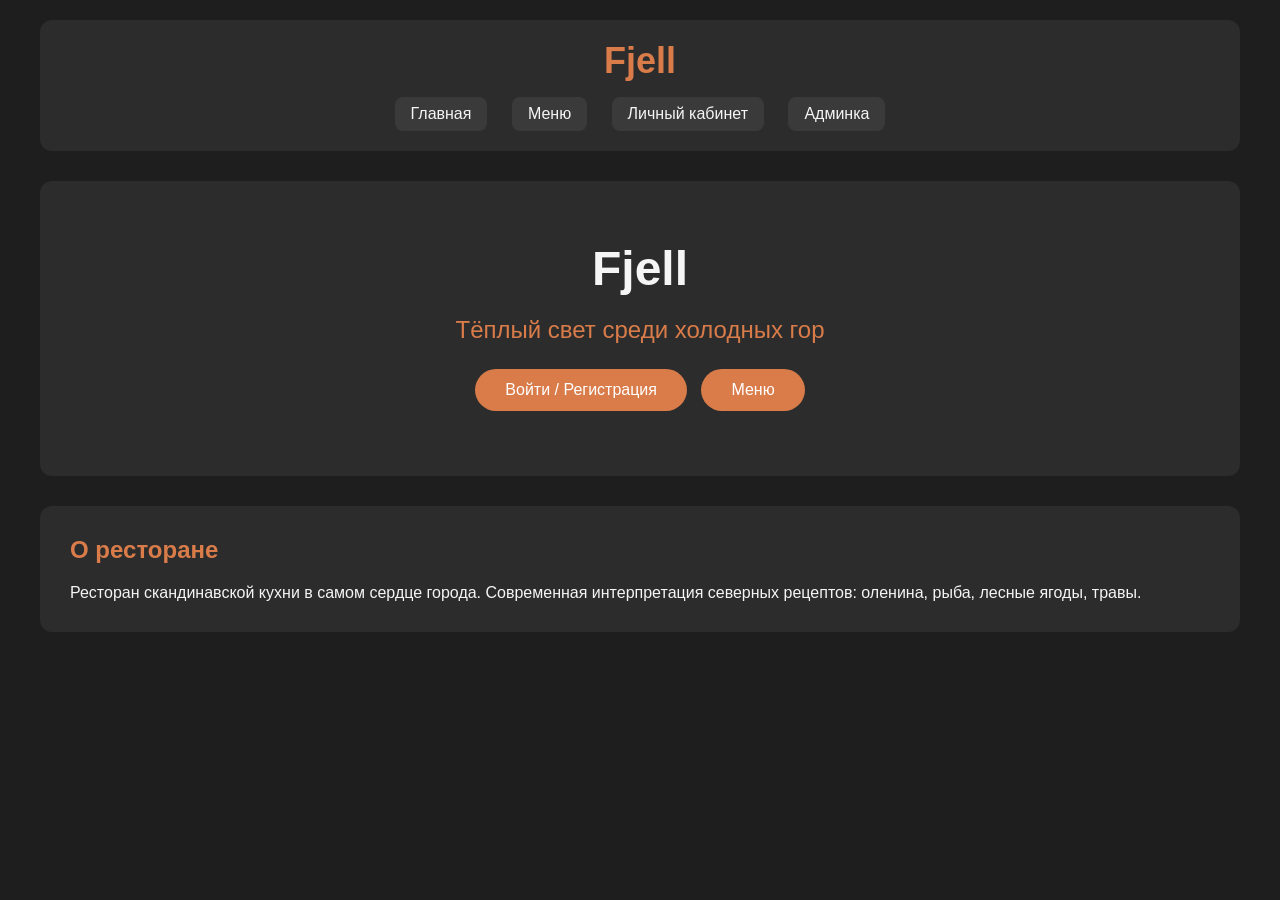
<file: test.html>
<!DOCTYPE html>
<html lang="ru">
<head>
    <meta charset="UTF-8">
    <meta name="viewport" content="width=device-width, initial-scale=1.0">
    <title>Fjell - Тестовая версия</title>
    <style>
        * {
            margin: 0;
            padding: 0;
            box-sizing: border-box;
        }
        
        body {
            font-family: Arial, sans-serif;
            background: #1E1E1E;
            color: #F5F5F5;
            padding: 20px;
        }
        
        .container {
            max-width: 1200px;
            margin: 0 auto;
        }
        
        .header {
            background: #2C2C2C;
            padding: 20px;
            border-radius: 12px;
            margin-bottom: 30px;
            text-align: center;
        }
        
        .logo {
            font-size: 36px;
            font-weight: bold;
            color: #D97C4A;
        }
        
        .nav {
            margin-top: 15px;
        }
        
        .nav a {
            color: #F5F5F5;
            text-decoration: none;
            margin: 0 10px;
            padding: 8px 16px;
            background: #3A3A3A;
            border-radius: 8px;
            display: inline-block;
        }
        
        .nav a:hover {
            background: #D97C4A;
        }
        
        .hero {
            background: #2C2C2C;
            padding: 60px;
            text-align: center;
            border-radius: 12px;
            margin-bottom: 30px;
        }
        
        .hero h1 {
            font-size: 48px;
            margin-bottom: 20px;
        }
        
        .btn {
            background: #D97C4A;
            color: white;
            border: none;
            padding: 12px 30px;
            border-radius: 30px;
            font-size: 16px;
            cursor: pointer;
            margin: 5px;
            display: inline-block;
            text-decoration: none;
        }
        
        .btn:hover {
            background: #c56a3a;
        }
        
        .section {
            background: #2C2C2C;
            padding: 30px;
            border-radius: 12px;
            margin-bottom: 30px;
        }
        
        .section h2 {
            margin-bottom: 20px;
            color: #D97C4A;
        }
        
        input, select, textarea {
            width: 100%;
            padding: 12px;
            margin: 10px 0;
            background: #1E1E1E;
            border: 1px solid #3A3A3A;
            border-radius: 8px;
            color: white;
        }
        
        button {
            background: #D97C4A;
            color: white;
            border: none;
            padding: 12px 24px;
            border-radius: 8px;
            cursor: pointer;
            font-size: 16px;
        }
        
        button:hover {
            background: #c56a3a;
        }
        
        .message {
            margin-top: 15px;
            padding: 10px;
            border-radius: 8px;
            display: none;
        }
        
        .message.success {
            background: rgba(46, 204, 113, 0.3);
            color: #2ecc71;
            display: block;
        }
        
        .message.error {
            background: rgba(231, 76, 60, 0.3);
            color: #e74c3c;
            display: block;
        }
        
        .row {
            display: flex;
            gap: 20px;
            flex-wrap: wrap;
        }
        
        .col {
            flex: 1;
            min-width: 250px;
        }
        
        .user-info {
            background: #3A3A3A;
            padding: 15px;
            border-radius: 8px;
            margin-top: 20px;
        }
    </style>
</head>
<body>
    <div class="container">
        <div class="header">
            <div class="logo">Fjell</div>
            <div class="nav">
                <a href="#" onclick="showPage('home')">Главная</a>
                <a href="#" onclick="showPage('menu')">Меню</a>
                <a href="#" onclick="showPage('profile')">Личный кабинет</a>
                <a href="#" onclick="showPage('admin')">Админка</a>
            </div>
        </div>
        
        <!-- Главная страница -->
        <div id="page-home" class="page">
            <div class="hero">
                <h1>Fjell</h1>
                <p style="font-size: 24px; color: #D97C4A; margin-bottom: 20px;">Тёплый свет среди холодных гор</p>
                <button class="btn" onclick="showPage('profile')">Войти / Регистрация</button>
                <button class="btn" onclick="showPage('menu')">Меню</button>
            </div>
            
            <div class="section">
                <h2>О ресторане</h2>
                <p>Ресторан скандинавской кухни в самом сердце города. Современная интерпретация северных рецептов: оленина, рыба, лесные ягоды, травы.</p>
            </div>
        </div>
        
        <!-- Страница меню -->
        <div id="page-menu" class="page" style="display: none;">
            <div class="section">
                <h2>Наше меню</h2>
                <div class="row">
                    <div class="col">
                        <h3>Закуски</h3>
                        <p>🥗 Гравлакс - 890 ₽</p>
                        <p>🍞 Смёрброд с креветками - 750 ₽</p>
                    </div>
                    <div class="col">
                        <h3>Горячее</h3>
                        <p>🥩 Оленина с брусничным соусом - 1850 ₽</p>
                        <p>🐟 Лосось с соусом из укропа - 1450 ₽</p>
                    </div>
                    <div class="col">
                        <h3>Десерты</h3>
                        <p>🍰 Кладдкака - 520 ₽</p>
                        <p>🍓 Десерт с морошкой - 480 ₽</p>
                    </div>
                </div>
            </div>
        </div>
        
        <!-- Личный кабинет / Вход -->
        <div id="page-profile" class="page" style="display: none;">
            <div class="section">
                <h2 id="profileTitle">Вход в личный кабинет</h2>
                
                <div id="loginForm">
                    <input type="email" id="loginEmail" placeholder="Email" value="test@test.ru">
                    <input type="password" id="loginPassword" placeholder="Пароль" value="123456">
                    <button onclick="login()">Войти</button>
                    <button onclick="showRegister()" style="background: #3A3A3A;">Зарегистрироваться</button>
                    <div id="loginMessage" class="message"></div>
                </div>
                
                <div id="registerForm" style="display: none;">
                    <input type="text" id="regName" placeholder="Имя" value="Тестовый Пользователь">
                    <input type="email" id="regEmail" placeholder="Email" value="test@test.ru">
                    <input type="tel" id="regPhone" placeholder="Телефон" value="+7 (999) 123-45-67">
                    <input type="password" id="regPassword" placeholder="Пароль" value="123456">
                    <input type="password" id="regConfirmPassword" placeholder="Подтвердите пароль" value="123456">
                    <button onclick="register()">Зарегистрироваться</button>
                    <button onclick="showLogin()" style="background: #3A3A3A;">Назад к входу</button>
                    <div id="registerMessage" class="message"></div>
                </div>
                
                <div id="userDashboard" style="display: none;">
                    <div class="user-info">
                        <p><strong>👤 Имя:</strong> <span id="userName"></span></p>
                        <p><strong>📧 Email:</strong> <span id="userEmail"></span></p>
                        <p><strong>📞 Телефон:</strong> <span id="userPhone"></span></p>
                    </div>
                    <button onclick="logout()">Выйти</button>
                </div>
            </div>
        </div>
        
        <!-- Админка -->
        <div id="page-admin" class="page" style="display: none;">
            <div class="section">
                <h2>Панель администратора</h2>
                <div id="adminPanel">
                    <p>Войдите как администратор (admin@fjell.ru / admin123)</p>
                </div>
            </div>
        </div>
    </div>
    
    <script>
        // Инициализация данных
        function initData() {
            // Пользователи
            let users = localStorage.getItem('test_users');
            if (!users) {
                const defaultUsers = [
                    { id: 1, name: "Администратор", email: "admin@fjell.ru", password: "admin123", phone: "+7 (999) 000-00-00", isAdmin: true },
                    { id: 2, name: "Тестовый Пользователь", email: "test@test.ru", password: "123456", phone: "+7 (999) 123-45-67", isAdmin: false }
                ];
                localStorage.setItem('test_users', JSON.stringify(defaultUsers));
            }
            
            let currentUser = localStorage.getItem('test_currentUser');
            if (!currentUser || currentUser === 'null') {
                localStorage.setItem('test_currentUser', JSON.stringify(null));
            }
        }
        
        // Показать страницу
        function showPage(page) {
            document.querySelectorAll('.page').forEach(p => p.style.display = 'none');
            document.getElementById('page-' + page).style.display = 'block';
            
            if (page === 'profile') {
                updateProfileUI();
            }
            if (page === 'admin') {
                updateAdminUI();
            }
        }
        
        // Обновить UI профиля
        function updateProfileUI() {
            const currentUser = JSON.parse(localStorage.getItem('test_currentUser'));
            
            if (currentUser && currentUser.id) {
                document.getElementById('loginForm').style.display = 'none';
                document.getElementById('registerForm').style.display = 'none';
                document.getElementById('userDashboard').style.display = 'block';
                document.getElementById('profileTitle').textContent = 'Личный кабинет';
                document.getElementById('userName').textContent = currentUser.name;
                document.getElementById('userEmail').textContent = currentUser.email;
                document.getElementById('userPhone').textContent = currentUser.phone || 'не указан';
            } else {
                document.getElementById('loginForm').style.display = 'block';
                document.getElementById('registerForm').style.display = 'none';
                document.getElementById('userDashboard').style.display = 'none';
                document.getElementById('profileTitle').textContent = 'Вход в личный кабинет';
            }
        }
        
        // Вход
        function login() {
            const email = document.getElementById('loginEmail').value;
            const password = document.getElementById('loginPassword').value;
            
            const users = JSON.parse(localStorage.getItem('test_users'));
            const user = users.find(u => u.email === email && u.password === password);
            
            const msgDiv = document.getElementById('loginMessage');
            
            if (user) {
                localStorage.setItem('test_currentUser', JSON.stringify(user));
                msgDiv.className = 'message success';
                msgDiv.textContent = '✅ Вход выполнен успешно!';
                setTimeout(() => {
                    updateProfileUI();
                    if (user.isAdmin) {
                        showPage('admin');
                    }
                }, 1000);
            } else {
                msgDiv.className = 'message error';
                msgDiv.textContent = '❌ Неверный email или пароль';
                setTimeout(() => {
                    msgDiv.className = 'message';
                    msgDiv.textContent = '';
                }, 3000);
            }
        }
        
        // Регистрация
        function register() {
            const name = document.getElementById('regName').value;
            const email = document.getElementById('regEmail').value;
            const phone = document.getElementById('regPhone').value;
            const password = document.getElementById('regPassword').value;
            const confirm = document.getElementById('regConfirmPassword').value;
            
            const msgDiv = document.getElementById('registerMessage');
            
            if (!name || !email || !password) {
                msgDiv.className = 'message error';
                msgDiv.textContent = '❌ Заполните все обязательные поля';
                return;
            }
            
            if (password !== confirm) {
                msgDiv.className = 'message error';
                msgDiv.textContent = '❌ Пароли не совпадают';
                return;
            }
            
            const users = JSON.parse(localStorage.getItem('test_users'));
            
            if (users.some(u => u.email === email)) {
                msgDiv.className = 'message error';
                msgDiv.textContent = '❌ Пользователь с таким email уже существует';
                return;
            }
            
            const newUser = {
                id: users.length + 1,
                name: name,
                email: email,
                password: password,
                phone: phone,
                isAdmin: false
            };
            
            users.push(newUser);
            localStorage.setItem('test_users', JSON.stringify(users));
            localStorage.setItem('test_currentUser', JSON.stringify(newUser));
            
            msgDiv.className = 'message success';
            msgDiv.textContent = '✅ Регистрация успешна!';
            setTimeout(() => {
                showPage('profile');
                updateProfileUI();
            }, 1000);
        }
        
        // Выход
        function logout() {
            localStorage.setItem('test_currentUser', JSON.stringify(null));
            updateProfileUI();
            showPage('home');
        }
        
        function showRegister() {
            document.getElementById('loginForm').style.display = 'none';
            document.getElementById('registerForm').style.display = 'block';
            document.getElementById('profileTitle').textContent = 'Регистрация';
        }
        
        function showLogin() {
            document.getElementById('loginForm').style.display = 'block';
            document.getElementById('registerForm').style.display = 'none';
            document.getElementById('profileTitle').textContent = 'Вход в личный кабинет';
        }
        
        function updateAdminUI() {
            const currentUser = JSON.parse(localStorage.getItem('test_currentUser'));
            const adminPanel = document.getElementById('adminPanel');
            
            if (currentUser && currentUser.isAdmin) {
                const users = JSON.parse(localStorage.getItem('test_users'));
                adminPanel.innerHTML = `
                    <h3>Добро пожаловать, ${currentUser.name}!</h3>
                    <p>Вы вошли как администратор.</p>
                    <h4>Список пользователей:</h4>
                    ${users.map(u => `<p>📧 ${u.email} - ${u.name} ${u.isAdmin ? '(Админ)' : ''}</p>`).join('')}
                    <button onclick="logout()" style="margin-top: 20px;">Выйти</button>
                `;
            } else {
                adminPanel.innerHTML = `
                    <p>Доступ запрещён. Необходимы права администратора.</p>
                    <button onclick="showPage('profile')">Войти как администратор</button>
                    <p style="margin-top: 15px;">Тестовый админ: admin@fjell.ru / admin123</p>
                `;
            }
        }
        
        // Запуск
        initData();
        showPage('home');
    </script>
</body>
</html>
</file>
<file: style.css>
/* ========== ОСНОВНЫЕ ПЕРЕМЕННЫЕ ========== */
:root {
    --bg-dark: #1E1E1E;
    --bg-card: #2C2C2C;
    --text-light: #F5F5F5;
    --text-gray: #AAAAAA;
    --accent: #D97C4A;
    --accent-dark: #8B6B4D;
    --border: #3A3A3A;
}

/* ========== БАЗОВЫЕ СТИЛИ ========== */
* {
    margin: 0;
    padding: 0;
    box-sizing: border-box;
}

body {
    font-family: 'Open Sans', sans-serif;
    background-color: var(--bg-dark);
    color: var(--text-light);
    line-height: 1.6;
    overflow-x: hidden;
}

body.menu-open {
    overflow: hidden;
    position: fixed;
    width: 100%;
}

.container {
    max-width: 1200px;
    margin: 0 auto;
    padding: 0 20px;
    width: 100%;
}

.caveat {
    font-family: 'Caveat', cursive;
}

/* ========== ШАПКА ========== */
.header {
    position: fixed;
    top: 0;
    left: 0;
    width: 100%;
    background-color: rgba(30, 30, 30, 0.95);
    backdrop-filter: blur(10px);
    z-index: 1000;
    border-bottom: 1px solid var(--border);
}

.header-container {
    display: flex;
    justify-content: space-between;
    align-items: center;
    padding: 15px 20px;
}

.logo-text {
    font-family: 'Montserrat', sans-serif;
    font-size: 28px;
    font-weight: 700;
    color: var(--text-light);
    letter-spacing: 2px;
}

.logo-accent {
    display: block;
    font-size: 12px;
    color: var(--accent);
}

.desktop-nav {
    display: flex;
    gap: 30px;
}

.nav-link {
    color: var(--text-light);
    text-decoration: none;
    font-weight: 500;
    transition: color 0.2s;
    font-size: 14px;
}

.nav-link:hover,
.nav-link.active {
    color: var(--accent);
}

.login-btn {
    background-color: var(--accent);
    padding: 8px 20px;
    border-radius: 25px;
}

.login-btn:hover {
    background-color: #c56a3a;
    color: white;
}

/* ========== БУРГЕР-МЕНЮ ========== */
.burger-menu {
    display: none;
    cursor: pointer;
    z-index: 1001;
}

.burger-icon {
    width: 30px;
    height: 20px;
    position: relative;
}

.burger-icon span {
    display: block;
    position: absolute;
    height: 3px;
    width: 100%;
    background: var(--text-light);
    border-radius: 3px;
}

.burger-icon span:nth-child(1) { top: 0; }
.burger-icon span:nth-child(2) { top: 8px; }
.burger-icon span:nth-child(3) { top: 16px; }

.mobile-menu {
    position: fixed;
    top: 0;
    right: -100%;
    width: 280px;
    height: 100vh;
    background-color: var(--bg-card);
    z-index: 2000;
    transition: right 0.3s ease;
    box-shadow: -2px 0 10px rgba(0,0,0,0.3);
    overflow-y: auto;
}

.mobile-menu.active {
    right: 0;
}

.mobile-menu-header {
    display: flex;
    justify-content: space-between;
    align-items: center;
    padding: 20px;
    border-bottom: 1px solid var(--border);
}

.close-menu {
    font-size: 32px;
    cursor: pointer;
}

.mobile-nav {
    display: flex;
    flex-direction: column;
    padding: 20px;
}

.mobile-nav-link {
    color: var(--text-light);
    text-decoration: none;
    padding: 12px 0;
    font-size: 18px;
    border-bottom: 1px solid var(--border);
    transition: color 0.2s;
}

.mobile-nav-link:hover {
    color: var(--accent);
}

/* ========== HERO С ФОНОМ ========== */
.hero {
    height: 100vh;
    background-image: linear-gradient(rgba(0,0,0,0.5), rgba(0,0,0,0.5)), url('assets/images/scandinavia-bg.jpg');
    background-size: cover;
    background-position: center;
    display: flex;
    align-items: center;
    justify-content: center;
    text-align: center;
    position: relative;
}

.hero-title {
    font-family: 'Montserrat', sans-serif;
    font-size: 80px;
    font-weight: 700;
    letter-spacing: 10px;
    margin-bottom: 20px;
}

.hero-subtitle {
    font-size: 32px;
    color: var(--accent);
    margin-bottom: 40px;
}

.hero-buttons {
    display: flex;
    gap: 20px;
    justify-content: center;
    flex-wrap: wrap;
}

.btn {
    padding: 12px 30px;
    border: none;
    border-radius: 30px;
    font-size: 16px;
    font-weight: 600;
    cursor: pointer;
    transition: background-color 0.2s;
    text-decoration: none;
    display: inline-block;
}

.btn-primary {
    background-color: var(--accent);
    color: white;
}

.btn-primary:hover {
    background-color: #c56a3a;
}

.btn-secondary {
    background-color: transparent;
    color: var(--text-light);
    border: 2px solid var(--text-light);
}

.btn-secondary:hover {
    background-color: rgba(255,255,255,0.1);
}

/* ========== ПРОМО ========== */
.promo {
    padding: 30px 0;
    background: linear-gradient(135deg, var(--accent-dark), var(--accent));
    text-align: center;
}

.promo-text {
    font-size: 18px;
    font-weight: 500;
}

/* ========== ПРЕДПРОСМОТР СОБЫТИЙ ========== */
.events-preview {
    padding: 60px 0;
}

.section-header {
    display: flex;
    justify-content: space-between;
    align-items: center;
    margin-bottom: 40px;
    flex-wrap: wrap;
}

.section-title {
    font-family: 'Montserrat', sans-serif;
    font-size: 36px;
    font-weight: 600;
}

.section-link {
    color: var(--accent);
    text-decoration: none;
}

.events-grid {
    display: grid;
    grid-template-columns: repeat(auto-fit, minmax(280px, 1fr));
    gap: 30px;
}

.event-card {
    background-color: var(--bg-card);
    border-radius: 12px;
    overflow: hidden;
    cursor: pointer;
    transition: transform 0.2s;
}

.event-card:hover {
    transform: translateY(-5px);
}

.event-image {
    width: 100%;
    height: 160px;
    background-size: cover;
    background-position: center;
    background-color: var(--accent-dark);
}

.event-content {
    padding: 15px;
}

.event-title {
    font-size: 18px;
    margin-bottom: 8px;
}

.event-date {
    color: var(--accent);
    font-size: 14px;
}

/* ========== ПОДВАЛ ========== */
.footer {
    background-color: #151515;
    padding: 40px 0 20px;
    margin-top: 60px;
}

.footer-container {
    display: grid;
    grid-template-columns: repeat(auto-fit, minmax(200px, 1fr));
    gap: 30px;
}

.footer-title {
    font-size: 24px;
    margin-bottom: 15px;
}

.footer-subtitle {
    font-size: 18px;
    margin-bottom: 15px;
    color: var(--accent);
}

.footer-text {
    color: var(--text-gray);
    font-size: 14px;
    line-height: 1.6;
}

.footer-bottom {
    text-align: center;
    padding-top: 30px;
    margin-top: 30px;
    border-top: 1px solid var(--border);
    color: var(--text-gray);
    font-size: 12px;
}

/* ========== СТРАНИЦА "О НАС" ========== */
.page-header {
    padding: 120px 0 60px;
    text-align: center;
    position: relative;
}

.about-header {
    background-image: linear-gradient(rgba(0,0,0,0.55), rgba(0,0,0,0.65)), url('assets/images/about-header-bg.jpg');
    background-size: cover;
    background-position: center;
    background-attachment: fixed;
}

.page-title {
    font-family: 'Montserrat', sans-serif;
    font-size: 48px;
    margin-bottom: 15px;
}

.page-subtitle {
    color: var(--text-gray);
    font-size: 18px;
}

.about-main {
    padding: 60px 0;
}

.about-grid {
    display: grid;
    grid-template-columns: 1fr 1fr;
    gap: 50px;
    align-items: center;
}

.about-heading {
    font-size: 32px;
    margin-bottom: 20px;
    color: var(--accent);
}

.about-text {
    color: var(--text-gray);
    margin-bottom: 20px;
    line-height: 1.8;
}

.about-img {
    width: 100%;
    border-radius: 12px;
}

.features {
    padding: 60px 0;
    background-color: var(--bg-card);
}

.features-grid {
    display: grid;
    grid-template-columns: repeat(auto-fit, minmax(250px, 1fr));
    gap: 40px;
    text-align: center;
}

.feature-card {
    padding: 30px;
}

.feature-icon {
    font-size: 48px;
    margin-bottom: 20px;
}

.feature-title {
    font-size: 22px;
    margin-bottom: 15px;
}

.feature-text {
    color: var(--text-gray);
}

/* Широкая фотография в разделе О нас */
.about-wide-image {
    position: relative;
    min-height: 400px;
    background-image: linear-gradient(rgba(0,0,0,0.4), rgba(0,0,0,0.6)), url('assets/images/about-wide-bg.jpg');
    background-size: cover;
    background-position: center;
    background-attachment: fixed;
    display: flex;
    align-items: center;
    justify-content: center;
    text-align: center;
    margin: 60px 0 0;
}

.wide-image-container {
    position: relative;
    z-index: 2;
    padding: 80px 20px;
}

.wide-image-title {
    font-size: 48px;
    color: var(--text-light);
    margin-bottom: 20px;
    text-shadow: 2px 2px 8px rgba(0,0,0,0.5);
}

.wide-image-text {
    font-size: 20px;
    color: var(--text-gray);
}

/* ========== СТРАНИЦА МЕНЮ ========== */
.menu-section {
    padding: 60px 0;
}

.menu-filters {
    display: flex;
    justify-content: center;
    gap: 15px;
    margin-bottom: 50px;
    flex-wrap: wrap;
}

.filter-btn {
    background-color: var(--bg-card);
    color: var(--text-light);
    border: none;
    padding: 10px 25px;
    border-radius: 30px;
    cursor: pointer;
    transition: background-color 0.2s;
    font-size: 14px;
}

.filter-btn:hover,
.filter-btn.active {
    background-color: var(--accent);
    color: white;
}

.menu-grid {
    display: grid;
    grid-template-columns: repeat(auto-fill, minmax(350px, 1fr));
    gap: 30px;
}

.menu-item {
    background-color: var(--bg-card);
    border-radius: 12px;
    overflow: hidden;
    transition: transform 0.2s;
}

.menu-item:hover {
    transform: translateY(-3px);
}

.menu-item-image {
    width: 100%;
    height: 220px;
    overflow: hidden;
}

.menu-item-image img {
    width: 100%;
    height: 100%;
    object-fit: cover;
}

.menu-item-info {
    padding: 20px;
}

.menu-item-header {
    display: flex;
    justify-content: space-between;
    align-items: baseline;
    margin-bottom: 10px;
    flex-wrap: wrap;
}

.menu-item-title {
    font-size: 20px;
    font-weight: 600;
}

.menu-item-price {
    color: var(--accent);
    font-weight: 600;
    font-size: 18px;
}

.menu-item-description {
    color: var(--text-gray);
    font-size: 14px;
    line-height: 1.5;
}

/* ========== СТРАНИЦА КОНТАКТЫ ========== */
.contact-info {
    padding: 60px 0;
}

.contact-grid {
    display: grid;
    grid-template-columns: 1fr 1fr;
    gap: 40px;
}

.contact-details {
    background-color: var(--bg-card);
    border-radius: 12px;
    padding: 30px;
}

.contact-item {
    display: flex;
    gap: 15px;
    margin-bottom: 25px;
}

.contact-icon {
    font-size: 28px;
    color: var(--accent);
}

.contact-item h3 {
    font-size: 18px;
    margin-bottom: 5px;
}

.contact-item p {
    color: var(--text-gray);
}

.map-placeholder {
    background-color: var(--bg-card);
    border-radius: 12px;
    height: 100%;
    min-height: 300px;
    display: flex;
    align-items: center;
    justify-content: center;
}

.booking-section {
    padding: 0 0 60px;
}

.booking-form {
    background-color: var(--bg-card);
    border-radius: 12px;
    padding: 40px;
    max-width: 800px;
    margin: 0 auto;
}

.form-row {
    display: grid;
    grid-template-columns: 1fr 1fr;
    gap: 20px;
}

.form-group {
    margin-bottom: 20px;
}

.form-group label {
    display: block;
    margin-bottom: 8px;
    font-weight: 500;
}

.form-input {
    width: 100%;
    padding: 12px 15px;
    background-color: var(--bg-dark);
    border: 1px solid var(--border);
    border-radius: 8px;
    color: var(--text-light);
    font-size: 16px;
}

.form-input:focus {
    outline: none;
    border-color: var(--accent);
}

.form-message {
    margin-top: 15px;
    padding: 10px;
    border-radius: 8px;
    text-align: center;
}

.form-message.success {
    background-color: rgba(46, 204, 113, 0.2);
    color: #2ecc71;
}

.form-message.error {
    background-color: rgba(231, 76, 60, 0.2);
    color: #e74c3c;
}

/* ========== ВХОД/РЕГИСТРАЦИЯ ========== */
.auth-section {
    padding: 120px 0 80px;
    min-height: 80vh;
    display: flex;
    align-items: center;
}

.auth-container {
    max-width: 450px;
    margin: 0 auto;
    width: 100%;
}

.auth-box {
    background-color: var(--bg-card);
    border-radius: 12px;
    padding: 40px;
}

.auth-title {
    text-align: center;
    margin-bottom: 30px;
    font-size: 28px;
}

.btn-full {
    width: 100%;
}

.auth-footer {
    text-align: center;
    margin-top: 20px;
    color: var(--text-gray);
}

.auth-link {
    color: var(--accent);
    text-decoration: none;
}

/* ========== ЛИЧНЫЙ КАБИНЕТ ========== */
.profile-section {
    padding: 40px 0 80px;
}

.profile-tabs {
    display: flex;
    justify-content: center;
    gap: 15px;
    margin-bottom: 40px;
    flex-wrap: wrap;
}

.profile-tab {
    background-color: var(--bg-card);
    color: var(--text-light);
    border: none;
    padding: 12px 30px;
    border-radius: 30px;
    cursor: pointer;
    transition: background 0.2s;
}

.profile-tab.active {
    background-color: var(--accent);
}

.profile-content {
    display: none;
}

.profile-content.active {
    display: block;
}

.profile-card {
    background-color: var(--bg-card);
    border-radius: 12px;
    padding: 30px;
    max-width: 600px;
    margin: 0 auto;
}

.booking-card {
    background-color: var(--bg-dark);
    border-radius: 8px;
    padding: 15px;
    margin-bottom: 15px;
}

.booking-status {
    display: inline-block;
    padding: 3px 10px;
    border-radius: 20px;
    font-size: 12px;
    margin-top: 10px;
}

.status-confirmed {
    background-color: rgba(46, 204, 113, 0.2);
    color: #2ecc71;
}

.status-pending {
    background-color: rgba(241, 196, 15, 0.2);
    color: #f1c40f;
}

/* ========== ГАЛЕРЕЯ ========== */
.gallery-filters {
    display: flex;
    justify-content: center;
    gap: 15px;
    margin-bottom: 40px;
    flex-wrap: wrap;
}

.gallery-filter-btn {
    background-color: var(--bg-card);
    color: var(--text-light);
    border: none;
    padding: 10px 25px;
    border-radius: 30px;
    cursor: pointer;
    transition: background 0.2s;
}

.gallery-filter-btn:hover,
.gallery-filter-btn.active {
    background-color: var(--accent);
}

.gallery-grid {
    display: grid;
    grid-template-columns: repeat(auto-fill, minmax(280px, 1fr));
    gap: 25px;
}

.gallery-item {
    position: relative;
    border-radius: 12px;
    overflow: hidden;
    cursor: pointer;
    aspect-ratio: 1;
}

.gallery-item img {
    width: 100%;
    height: 100%;
    object-fit: cover;
    transition: transform 0.3s;
}

.gallery-item:hover img {
    transform: scale(1.05);
}

.gallery-item-overlay {
    position: absolute;
    bottom: 0;
    left: 0;
    right: 0;
    background: linear-gradient(transparent, rgba(0,0,0,0.7));
    padding: 20px;
    opacity: 0;
    transition: opacity 0.3s;
}

.gallery-item:hover .gallery-item-overlay {
    opacity: 1;
}

.gallery-item-title {
    color: white;
    font-size: 14px;
}

/* Модальное окно галереи */
.gallery-modal {
    display: none;
    position: fixed;
    top: 0;
    left: 0;
    width: 100%;
    height: 100%;
    background-color: rgba(0,0,0,0.95);
    z-index: 3000;
    justify-content: center;
    align-items: center;
}

.gallery-modal.active {
    display: flex;
}

.gallery-modal-content {
    position: relative;
    max-width: 90%;
    max-height: 90%;
}

.gallery-modal-close {
    position: absolute;
    top: -40px;
    right: 0;
    color: white;
    font-size: 35px;
    cursor: pointer;
}

.gallery-modal-image {
    max-width: 100%;
    max-height: 80vh;
    border-radius: 8px;
}

.gallery-nav {
    position: absolute;
    top: 50%;
    transform: translateY(-50%);
    background: rgba(255,255,255,0.2);
    color: white;
    border: none;
    font-size: 30px;
    padding: 15px 20px;
    cursor: pointer;
    border-radius: 50%;
    transition: background 0.2s;
}

.gallery-nav:hover {
    background: var(--accent);
}

.gallery-nav-prev { left: -60px; }
.gallery-nav-next { right: -60px; }

/* ========== АДАПТИВ ========== */
@media (max-width: 768px) {
    .desktop-nav {
        display: none;
    }
    
    .burger-menu {
        display: block;
    }
    
    .hero-title {
        font-size: 48px;
        letter-spacing: 5px;
    }
    
    .hero-subtitle {
        font-size: 24px;
    }
    
    .hero-buttons {
        flex-direction: column;
        align-items: center;
    }
    
    .btn {
        width: 200px;
    }
    
    .section-title {
        font-size: 28px;
    }
    
    .about-grid {
        grid-template-columns: 1fr;
    }
    
    .contact-grid {
        grid-template-columns: 1fr;
    }
    
    .form-row {
        grid-template-columns: 1fr;
    }
    
    .menu-grid {
        grid-template-columns: 1fr;
    }
    
    .gallery-nav-prev { left: 10px; }
    .gallery-nav-next { right: 10px; }
    
    .page-title {
        font-size: 32px;
    }
    
    .about-header {
        background-attachment: scroll;
    }
    
    .about-wide-image {
        background-attachment: scroll;
    }
}
/* ========== ФОН НА ВСЮ СТРАНИЦУ (только для меню) ========== */

/* Обёртка с фоном */
.page-with-bg {
    background-image: linear-gradient(rgba(0, 0, 0, 0.7), rgba(0, 0, 0, 0.75)), url('assets/images/menu-bg.jpg');
    background-size: cover;
    background-position: center;
    background-attachment: fixed;
    min-height: 100vh;
    padding-top: 80px;
}

/* Прозрачный фон для шапки раздела */
.page-with-bg .page-header {
    background: transparent;
    padding-top: 20px;
    padding-bottom: 20px;
}

/* Полупрозрачные карточки блюд */
.page-with-bg .menu-item {
    background-color: rgba(44, 44, 44, 0.9);
    backdrop-filter: blur(3px);
}

/* Полупрозрачные кнопки фильтров */
.page-with-bg .filter-btn {
    background-color: rgba(44, 44, 44, 0.85);
    backdrop-filter: blur(2px);
}

.page-with-bg .filter-btn:hover,
.page-with-bg .filter-btn.active {
    background-color: var(--accent);
    backdrop-filter: none;
}

/* Тень для текста заголовков */
.page-with-bg .page-title,
.page-with-bg .page-subtitle {
    text-shadow: 2px 2px 8px rgba(0, 0, 0, 0.5);
}
/* ========== СТРАНИЦА ГАЛЕРЕЯ - ФОН НА ВСЮ СТРАНИЦУ ========== */

/* Обёртка всей страницы галереи с фоном */
.gallery-page {
    background-image: linear-gradient(rgba(0, 0, 0, 0.7), rgba(0, 0, 0, 0.75)), url('assets/images/gallery-bg.jpg');
    background-size: cover;
    background-position: center;
    background-attachment: fixed;
    min-height: 100vh;
    padding-top: 80px;
}

/* Убираем стандартный фон у шапки страницы */
.gallery-page .page-header {
    background: transparent;
    padding-top: 20px;
    padding-bottom: 20px;
    position: relative;
}

/* Затемнение для шапки (дополнительный слой) */
.page-header-overlay {
    position: absolute;
    top: 0;
    left: 0;
    width: 100%;
    height: 100%;
    background: linear-gradient(135deg, rgba(0,0,0,0.3), rgba(0,0,0,0.5));
    z-index: 1;
}

.gallery-page .page-header .container {
    position: relative;
    z-index: 2;
}

/* Текст заголовков с тенью */
.gallery-page .page-title,
.gallery-page .page-subtitle {
    text-shadow: 2px 2px 8px rgba(0, 0, 0, 0.5);
}

/* Карточки галереи полупрозрачные */
.gallery-page .gallery-item {
    background-color: rgba(44, 44, 44, 0.85);
    backdrop-filter: blur(3px);
    transition: all 0.3s ease;
}

.gallery-page .gallery-item:hover {
    backdrop-filter: blur(0);
    background-color: rgba(44, 44, 44, 0.95);
}

/* Кнопки фильтров полупрозрачные */
.gallery-page .gallery-filter-btn {
    background-color: rgba(44, 44, 44, 0.85);
    backdrop-filter: blur(2px);
    transition: all 0.2s ease;
}

.gallery-page .gallery-filter-btn:hover,
.gallery-page .gallery-filter-btn.active {
    background-color: var(--accent);
    backdrop-filter: none;
}

/* Секция с фильтрами */
.gallery-filters-section {
    position: relative;
    z-index: 2;
}

/* Секция галереи */
.gallery-section {
    position: relative;
    z-index: 2;
    padding-bottom: 60px;
}

/* Адаптив для мобильных */
@media (max-width: 768px) {
    .gallery-page {
        background-attachment: scroll;
        padding-top: 70px;
    }
}
/* ========== АФИША / КАЛЕНДАРЬ СОБЫТИЙ ========== */

/* Фон всей страницы */
.events-page {
    background-image: linear-gradient(rgba(0, 0, 0, 0.7), rgba(0, 0, 0, 0.75)), url('assets/images/events-bg.jpg');
    background-size: cover;
    background-position: center;
    background-attachment: fixed;
    min-height: 100vh;
    padding-top: 80px;
}

/* Шапка страницы */
.events-header {
    background: transparent !important;
    position: relative;
}

.events-page .page-header {
    background: transparent;
    padding-top: 20px;
    padding-bottom: 20px;
}

.events-page .page-title,
.events-page .page-subtitle {
    text-shadow: 2px 2px 8px rgba(0, 0, 0, 0.5);
}

/* Кнопки переключения режимов */
.view-switch {
    padding: 30px 0 20px;
}

.view-buttons {
    display: flex;
    justify-content: center;
    gap: 20px;
}

.view-btn {
    background: rgba(44, 44, 44, 0.85);
    backdrop-filter: blur(2px);
    color: var(--text-light);
    border: none;
    padding: 12px 35px;
    border-radius: 40px;
    font-size: 16px;
    cursor: pointer;
    transition: all 0.2s;
}

.view-btn.active {
    background: var(--accent);
    backdrop-filter: none;
}

.view-btn:hover:not(.active) {
    background: rgba(44, 44, 44, 1);
}

/* Контейнер календаря */
.calendar-container {
    background: rgba(44, 44, 44, 0.9);
    backdrop-filter: blur(3px);
    border-radius: 20px;
    padding: 25px;
    margin: 20px 0;
}

.calendar-header {
    display: flex;
    justify-content: space-between;
    align-items: center;
    margin-bottom: 25px;
    flex-wrap: wrap;
}

.calendar-nav {
    background: var(--bg-dark);
    border: none;
    color: var(--text-light);
    font-size: 20px;
    padding: 8px 20px;
    border-radius: 30px;
    cursor: pointer;
    transition: background 0.2s;
}

.calendar-nav:hover {
    background: var(--accent);
}

.calendar-month {
    font-size: 24px;
    font-weight: 600;
}

.calendar-weekdays {
    display: grid;
    grid-template-columns: repeat(7, 1fr);
    text-align: center;
    margin-bottom: 15px;
}

.weekday {
    padding: 10px;
    font-weight: 600;
    color: var(--accent);
}

.calendar-days {
    display: grid;
    grid-template-columns: repeat(7, 1fr);
    gap: 8px;
}

.calendar-day {
    background: rgba(30, 30, 30, 0.7);
    border-radius: 12px;
    padding: 12px;
    text-align: center;
    cursor: pointer;
    transition: all 0.2s;
    position: relative;
}

.calendar-day:hover {
    background: var(--accent-dark);
}

.calendar-day.event-day {
    background: var(--accent-dark);
    font-weight: bold;
}

.calendar-day.event-day::after {
    content: "🎵";
    position: absolute;
    bottom: 3px;
    right: 8px;
    font-size: 10px;
}

.calendar-day.other-month {
    opacity: 0.3;
}

/* Режим списком */
.events-list {
    display: flex;
    flex-direction: column;
    gap: 20px;
    margin: 20px 0;
}

.event-item {
    background: rgba(44, 44, 44, 0.9);
    backdrop-filter: blur(3px);
    border-radius: 16px;
    display: flex;
    gap: 20px;
    overflow: hidden;
    cursor: pointer;
    transition: transform 0.2s, box-shadow 0.2s;
}

.event-item:hover {
    transform: translateX(5px);
    box-shadow: 0 5px 20px rgba(0,0,0,0.3);
}

.event-item-image {
    width: 140px;
    height: 140px;
    background-size: cover;
    background-position: center;
    flex-shrink: 0;
}

.event-item-content {
    padding: 15px 15px 15px 0;
    flex: 1;
}

.event-item-title {
    font-size: 20px;
    margin-bottom: 8px;
}

.event-item-date {
    color: var(--accent);
    font-size: 14px;
    margin-bottom: 8px;
}

.event-item-desc {
    color: var(--text-gray);
    font-size: 14px;
    line-height: 1.5;
}

/* Модальное окно события */
.event-modal {
    display: none;
    position: fixed;
    top: 0;
    left: 0;
    width: 100%;
    height: 100%;
    background: rgba(0,0,0,0.95);
    z-index: 3000;
    justify-content: center;
    align-items: center;
}

.event-modal.active {
    display: flex;
}

.event-modal-content {
    background: var(--bg-card);
    border-radius: 20px;
    max-width: 550px;
    width: 90%;
    max-height: 85vh;
    overflow-y: auto;
}

.event-modal-header {
    display: flex;
    justify-content: space-between;
    align-items: center;
    padding: 20px;
    border-bottom: 1px solid var(--border);
}

.event-modal-header h2 {
    font-size: 22px;
    margin: 0;
    padding-right: 20px;
}

.event-modal-close {
    font-size: 32px;
    cursor: pointer;
    line-height: 1;
}

.event-modal-body {
    padding: 25px;
}

.event-modal-date {
    color: var(--accent);
    margin-bottom: 15px;
}

.event-modal-image {
    width: 100%;
    border-radius: 12px;
    margin-bottom: 20px;
}

.event-modal-description {
    color: var(--text-gray);
    line-height: 1.8;
    margin-bottom: 25px;
}

/* Адаптив */
@media (max-width: 768px) {
    .events-page {
        padding-top: 70px;
        background-attachment: scroll;
    }
    
    .calendar-day {
        padding: 8px;
        font-size: 12px;
    }
    
    .event-item {
        flex-direction: column;
        gap: 0;
    }
    
    .event-item-image {
        width: 100%;
        height: 160px;
    }
    
    .event-item-content {
        padding: 15px;
    }
    
    .view-btn {
        padding: 8px 20px;
        font-size: 14px;
    }
    
    .calendar-weekdays .weekday {
        font-size: 12px;
        padding: 5px;
    }
}

@media (max-width: 480px) {
    .calendar-day {
        padding: 5px;
        font-size: 10px;
    }
    
    .calendar-day.event-day::after {
        display: none;
    }
}
/* ========== АФИША / КАЛЕНДАРЬ СОБЫТИЙ - ФОН НА ВСЮ СТРАНИЦУ ========== */

/* Основной фон страницы */
.events-page {
    background-image: linear-gradient(rgba(0, 0, 0, 0.7), rgba(0, 0, 0, 0.75)), url('assets/images/events-bg.jpg');
    background-size: cover;
    background-position: center;
    background-attachment: fixed;
    min-height: 100vh;
    padding-top: 80px;
}

/* Шапка страницы - убираем стандартный фон */
.events-page .page-header {
    background: transparent !important;
    padding-top: 20px;
    padding-bottom: 20px;
    position: relative;
}

/* Затемнение для шапки */
.page-header-overlay {
    position: absolute;
    top: 0;
    left: 0;
    width: 100%;
    height: 100%;
    background: linear-gradient(135deg, rgba(0,0,0,0.3), rgba(0,0,0,0.5));
    z-index: 1;
}

.events-page .page-header .container {
    position: relative;
    z-index: 2;
}

/* Текст заголовков с тенью */
.events-page .page-title,
.events-page .page-subtitle {
    text-shadow: 2px 2px 8px rgba(0, 0, 0, 0.5);
}

/* Кнопки переключения режимов - полупрозрачные */
.view-btn {
    background: rgba(44, 44, 44, 0.85);
    backdrop-filter: blur(2px);
    color: var(--text-light);
    border: none;
    padding: 12px 35px;
    border-radius: 40px;
    font-size: 16px;
    cursor: pointer;
    transition: all 0.2s;
}

.view-btn.active {
    background: var(--accent);
    backdrop-filter: none;
}

.view-btn:hover:not(.active) {
    background: rgba(44, 44, 44, 1);
}

/* Контейнер календаря - полупрозрачный */
.calendar-container {
    background: rgba(44, 44, 44, 0.9);
    backdrop-filter: blur(3px);
    border-radius: 20px;
    padding: 25px;
    margin: 20px 0;
}

/* Ячейки календаря */
.calendar-day {
    background: rgba(30, 30, 30, 0.7);
    border-radius: 12px;
    padding: 12px;
    text-align: center;
    cursor: pointer;
    transition: all 0.2s;
    position: relative;
}

.calendar-day:hover {
    background: var(--accent-dark);
}

.calendar-day.event-day {
    background: var(--accent-dark);
    font-weight: bold;
}

.calendar-day.event-day::after {
    content: "🎵";
    position: absolute;
    bottom: 3px;
    right: 8px;
    font-size: 10px;
}

.calendar-day.other-month {
    opacity: 0.3;
}

/* Карточки событий в режиме списка - полупрозрачные */
.event-item {
    background: rgba(44, 44, 44, 0.9);
    backdrop-filter: blur(3px);
    border-radius: 16px;
    display: flex;
    gap: 20px;
    overflow: hidden;
    cursor: pointer;
    transition: transform 0.2s, box-shadow 0.2s;
}

.event-item:hover {
    transform: translateX(5px);
    box-shadow: 0 5px 20px rgba(0,0,0,0.3);
}

/* Модальное окно */
.event-modal {
    display: none;
    position: fixed;
    top: 0;
    left: 0;
    width: 100%;
    height: 100%;
    background: rgba(0,0,0,0.95);
    z-index: 3000;
    justify-content: center;
    align-items: center;
}

.event-modal.active {
    display: flex;
}

.event-modal-content {
    background: var(--bg-card);
    border-radius: 20px;
    max-width: 550px;
    width: 90%;
    max-height: 85vh;
    overflow-y: auto;
}

.event-modal-header {
    display: flex;
    justify-content: space-between;
    align-items: center;
    padding: 20px;
    border-bottom: 1px solid var(--border);
}

.event-modal-header h2 {
    font-size: 22px;
    margin: 0;
    padding-right: 20px;
}

.event-modal-close {
    font-size: 32px;
    cursor: pointer;
    line-height: 1;
}

.event-modal-body {
    padding: 25px;
}

.event-modal-date {
    color: var(--accent);
    margin-bottom: 15px;
}

.event-modal-image {
    width: 100%;
    border-radius: 12px;
    margin-bottom: 20px;
}

.event-modal-description {
    color: var(--text-gray);
    line-height: 1.8;
    margin-bottom: 25px;
}

/* Адаптив */
@media (max-width: 768px) {
    .events-page {
        padding-top: 70px;
        background-attachment: scroll;
    }
    
    .calendar-day {
        padding: 8px;
        font-size: 12px;
    }
    
    .event-item {
        flex-direction: column;
        gap: 0;
    }
    
    .event-item-image {
        width: 100%;
        height: 160px;
    }
    
    .event-item-content {
        padding: 15px;
    }
    
    .view-btn {
        padding: 8px 20px;
        font-size: 14px;
    }
}

@media (max-width: 480px) {
    .calendar-day {
        padding: 5px;
        font-size: 10px;
    }
    
    .calendar-day.event-day::after {
        display: none;
    }
    /* Подсветка текущего месяца */
.calendar-month {
    font-size: 24px;
    font-weight: 600;
    text-transform: capitalize;
}
}
/* ========== СТРАНИЦА КОНТАКТЫ - ФОН НА ВСЮ СТРАНИЦУ ========== */

/* Основной фон страницы */
.contacts-page {
    background-image: linear-gradient(rgba(0, 0, 0, 0.7), rgba(0, 0, 0, 0.75)), url('assets/images/contacts-bg.jpg');
    background-size: cover;
    background-position: center;
    background-attachment: fixed;
    min-height: 100vh;
    padding-top: 80px;
}

/* Шапка страницы - убираем стандартный фон */
.contacts-page .page-header {
    background: transparent !important;
    padding-top: 20px;
    padding-bottom: 20px;
    position: relative;
}

.contacts-header {
    position: relative;
}

.contacts-page .page-title,
.contacts-page .page-subtitle {
    text-shadow: 2px 2px 8px rgba(0, 0, 0, 0.5);
}

/* Блок с контактной информацией - полупрозрачный */
.contacts-page .contact-details {
    background: rgba(44, 44, 44, 0.9);
    backdrop-filter: blur(3px);
}

/* Карта - полупрозрачная */
.contacts-page .map-placeholder {
    background: rgba(44, 44, 44, 0.9);
    backdrop-filter: blur(3px);
}

/* Форма бронирования - полупрозрачная */
.contacts-page .booking-form {
    background: rgba(44, 44, 44, 0.9);
    backdrop-filter: blur(3px);
}

/* Заголовок формы */
.contacts-page .booking-section .section-title {
    text-shadow: 1px 1px 4px rgba(0, 0, 0, 0.5);
}

/* Адаптив для мобильных */
@media (max-width: 768px) {
    .contacts-page {
        padding-top: 70px;
        background-attachment: scroll;
    }
}
/* ========== СТРАНИЦА НОВОСТЕЙ ========== */

.news-section {
    padding: 40px 0 80px;
}

.news-list {
    max-width: 900px;
    margin: 0 auto;
    display: flex;
    flex-direction: column;
    gap: 30px;
}

/* Карточка новости */
.news-card {
    background: var(--bg-card);
    border-radius: 16px;
    overflow: hidden;
    display: flex;
    gap: 25px;
    cursor: pointer;
    transition: transform 0.2s, box-shadow 0.2s;
}

.news-card:hover {
    transform: translateY(-3px);
    box-shadow: 0 10px 25px rgba(0,0,0,0.3);
}

.news-card-image {
    width: 260px;
    height: 180px;
    object-fit: cover;
    background: var(--accent-dark);
    flex-shrink: 0;
}

.news-card-content {
    padding: 20px 20px 20px 0;
    flex: 1;
}

.news-card-date {
    color: var(--accent);
    font-size: 13px;
    margin-bottom: 8px;
}

.news-card-title {
    font-size: 22px;
    font-weight: 600;
    margin-bottom: 12px;
}

.news-card-excerpt {
    color: var(--text-gray);
    line-height: 1.5;
    margin-bottom: 15px;
}

.news-card-link {
    color: var(--accent);
    text-decoration: none;
    font-weight: 500;
    display: inline-flex;
    align-items: center;
    gap: 5px;
}

.news-card-link:hover {
    text-decoration: underline;
}

/* Модальное окно новости */
.news-modal {
    display: none;
    position: fixed;
    top: 0;
    left: 0;
    width: 100%;
    height: 100%;
    background: rgba(0,0,0,0.95);
    z-index: 3000;
    justify-content: center;
    align-items: center;
}

.news-modal.active {
    display: flex;
}

.news-modal-content {
    background: var(--bg-card);
    border-radius: 20px;
    max-width: 700px;
    width: 90%;
    max-height: 85vh;
    overflow-y: auto;
}

.news-modal-header {
    display: flex;
    justify-content: space-between;
    align-items: center;
    padding: 20px 25px;
    border-bottom: 1px solid var(--border);
}

.news-modal-header h2 {
    font-size: 24px;
    margin: 0;
    padding-right: 20px;
}

.news-modal-close {
    font-size: 32px;
    cursor: pointer;
    color: var(--text-gray);
    transition: color 0.2s;
}

.news-modal-close:hover {
    color: var(--accent);
}

.news-modal-body {
    padding: 25px;
}

.news-modal-date {
    color: var(--accent);
    margin-bottom: 15px;
    font-size: 14px;
}

.news-modal-image {
    width: 100%;
    border-radius: 12px;
    margin-bottom: 20px;
}

.news-modal-text {
    color: var(--text-gray);
    line-height: 1.8;
    font-size: 16px;
}

/* Адаптив */
@media (max-width: 768px) {
    .news-card {
        flex-direction: column;
        gap: 0;
    }
    .news-card-image {
        width: 100%;
        height: 180px;
    }
    .news-card-content {
        padding: 20px;
    }
    .news-card-title {
        font-size: 18px;
    }
    .news-modal-header h2 {
        font-size: 18px;
    }
}
/* ========== СТРАНИЦА НОВОСТИ - ФОН НА ВСЮ СТРАНИЦУ ========== */

/* Основной фон страницы */
.news-page {
    background-image: linear-gradient(rgba(0, 0, 0, 0.7), rgba(0, 0, 0, 0.75)), url('assets/images/news-bg.jpg');
    background-size: cover;
    background-position: center;
    background-attachment: fixed;
    min-height: 100vh;
    padding-top: 80px;
}

/* Шапка страницы - убираем стандартный фон */
.news-page .page-header {
    background: transparent !important;
    padding-top: 20px;
    padding-bottom: 20px;
    position: relative;
}

.news-header {
    position: relative;
}

.news-page .page-title,
.news-page .page-subtitle {
    text-shadow: 2px 2px 8px rgba(0, 0, 0, 0.5);
}

/* Карточки новостей - полупрозрачные */
.news-page .news-card {
    background: rgba(44, 44, 44, 0.9);
    backdrop-filter: blur(3px);
    transition: all 0.3s ease;
}

.news-page .news-card:hover {
    background: rgba(44, 44, 44, 0.95);
    backdrop-filter: blur(0);
}

/* Модальное окно остаётся без изменений */
.news-modal-content {
    background: var(--bg-card);
}

/* Адаптив для мобильных */
@media (max-width: 768px) {
    .news-page {
        padding-top: 70px;
        background-attachment: scroll;
    }
}
/* ========== НОВОСТИ НА ГЛАВНОЙ ========== */
.latest-news {
    padding: 60px 0;
}

.section-header {
    display: flex;
    justify-content: space-between;
    align-items: center;
    margin-bottom: 40px;
    flex-wrap: wrap;
}

.section-title {
    font-family: 'Montserrat', sans-serif;
    font-size: 36px;
    font-weight: 600;
}

.section-link {
    color: var(--accent);
    text-decoration: none;
}

.news-grid {
    display: grid;
    grid-template-columns: repeat(auto-fit, minmax(300px, 1fr));
    gap: 30px;
}

.news-card {
    background-color: var(--bg-card);
    border-radius: 12px;
    overflow: hidden;
    cursor: pointer;
    transition: transform 0.2s;
}

.news-card:hover {
    transform: translateY(-5px);
}

.news-image {
    width: 100%;
    height: 180px;
    background-size: cover;
    background-position: center;
    background-color: var(--accent-dark);
}

.news-content {
    padding: 20px;
}

.news-date {
    color: var(--accent);
    font-size: 12px;
    margin-bottom: 8px;
}

.news-title {
    font-size: 18px;
    margin-bottom: 10px;
}

.news-excerpt {
    color: var(--text-gray);
    font-size: 14px;
    margin-bottom: 15px;
    line-height: 1.5;
}

.news-link {
    color: var(--accent);
    text-decoration: none;
    font-weight: 500;
}
/* ========== АДМИН-ПАНЕЛЬ ========== */
.admin-page {
    padding: 100px 0 60px;
    min-height: 100vh;
    background: linear-gradient(135deg, #1a1a2e, #16213e);
}

.admin-welcome {
    text-align: center;
    margin-bottom: 40px;
}

.admin-welcome h1 {
    font-size: 36px;
    margin-bottom: 10px;
    color: var(--accent);
}

.admin-welcome p {
    color: var(--text-gray);
}

.admin-stats {
    display: grid;
    grid-template-columns: repeat(auto-fit, minmax(150px, 1fr));
    gap: 20px;
    margin-bottom: 40px;
}

.stat-card {
    background: rgba(44, 44, 44, 0.9);
    backdrop-filter: blur(10px);
    border-radius: 16px;
    padding: 20px;
    display: flex;
    align-items: center;
    gap: 15px;
}

.stat-icon {
    font-size: 35px;
}

.stat-info h3 {
    font-size: 28px;
    font-weight: 700;
    color: var(--accent);
}

.stat-info p {
    font-size: 12px;
    color: var(--text-gray);
}

.admin-tabs {
    display: flex;
    justify-content: center;
    gap: 10px;
    margin-bottom: 30px;
    flex-wrap: wrap;
}

.admin-tab {
    background: rgba(44, 44, 44, 0.8);
    color: var(--text-light);
    border: none;
    padding: 10px 25px;
    border-radius: 40px;
    cursor: pointer;
    font-size: 14px;
}

.admin-tab:hover {
    background: rgba(44, 44, 44, 1);
}

.admin-tab.active {
    background: var(--accent);
}

.admin-tab-content {
    display: none;
}

.admin-tab-content.active {
    display: block;
}

.admin-card {
    background: rgba(44, 44, 44, 0.9);
    backdrop-filter: blur(10px);
    border-radius: 20px;
    padding: 25px;
}

.admin-card-header {
    display: flex;
    justify-content: space-between;
    align-items: center;
    margin-bottom: 25px;
    flex-wrap: wrap;
    gap: 15px;
}

.admin-card-header h3 {
    font-size: 22px;
}

.btn-add {
    background: var(--accent);
    color: white;
    border: none;
    padding: 10px 24px;
    border-radius: 30px;
    cursor: pointer;
    font-size: 14px;
}

.btn-add:hover {
    background: #c56a3a;
}

.admin-items-list {
    display: flex;
    flex-direction: column;
    gap: 10px;
}

.admin-item {
    background: rgba(30, 30, 30, 0.8);
    border-radius: 12px;
    padding: 15px 20px;
    display: flex;
    justify-content: space-between;
    align-items: center;
    flex-wrap: wrap;
    gap: 15px;
}

.admin-item-info {
    flex: 1;
}

.admin-item-title {
    font-weight: 600;
    font-size: 16px;
    margin-bottom: 5px;
}

.admin-item-meta {
    font-size: 12px;
    color: var(--accent);
}

.admin-item-desc {
    font-size: 12px;
    color: var(--text-gray);
    margin-top: 5px;
}

.admin-item-actions {
    display: flex;
    gap: 10px;
}

.admin-edit, .admin-delete, .booking-status {
    padding: 6px 16px;
    border: none;
    border-radius: 20px;
    cursor: pointer;
}

.admin-edit {
    background: var(--accent);
    color: white;
}

.admin-delete {
    background: #e74c3c;
    color: white;
}

.booking-status {
    background: var(--bg-dark);
    color: var(--text-light);
    border: 1px solid var(--border);
}

/* Модальное окно */
.admin-modal {
    display: none;
    position: fixed;
    top: 0;
    left: 0;
    width: 100%;
    height: 100%;
    background: rgba(0,0,0,0.95);
    z-index: 3000;
    justify-content: center;
    align-items: center;
}

.admin-modal.active {
    display: flex;
}

.admin-modal-content {
    background: var(--bg-card);
    border-radius: 20px;
    max-width: 500px;
    width: 90%;
}

.admin-modal-header {
    display: flex;
    justify-content: space-between;
    align-items: center;
    padding: 20px;
    border-bottom: 1px solid var(--border);
}

.admin-modal-close {
    font-size: 32px;
    cursor: pointer;
}

.admin-modal-body {
    padding: 25px;
}

.empty-message {
    text-align: center;
    padding: 40px;
    color: var(--text-gray);
}

@media (max-width: 768px) {
    .admin-stats {
        grid-template-columns: repeat(2, 1fr);
    }
    .admin-item {
        flex-direction: column;
        text-align: center;
    }
}
</file>
